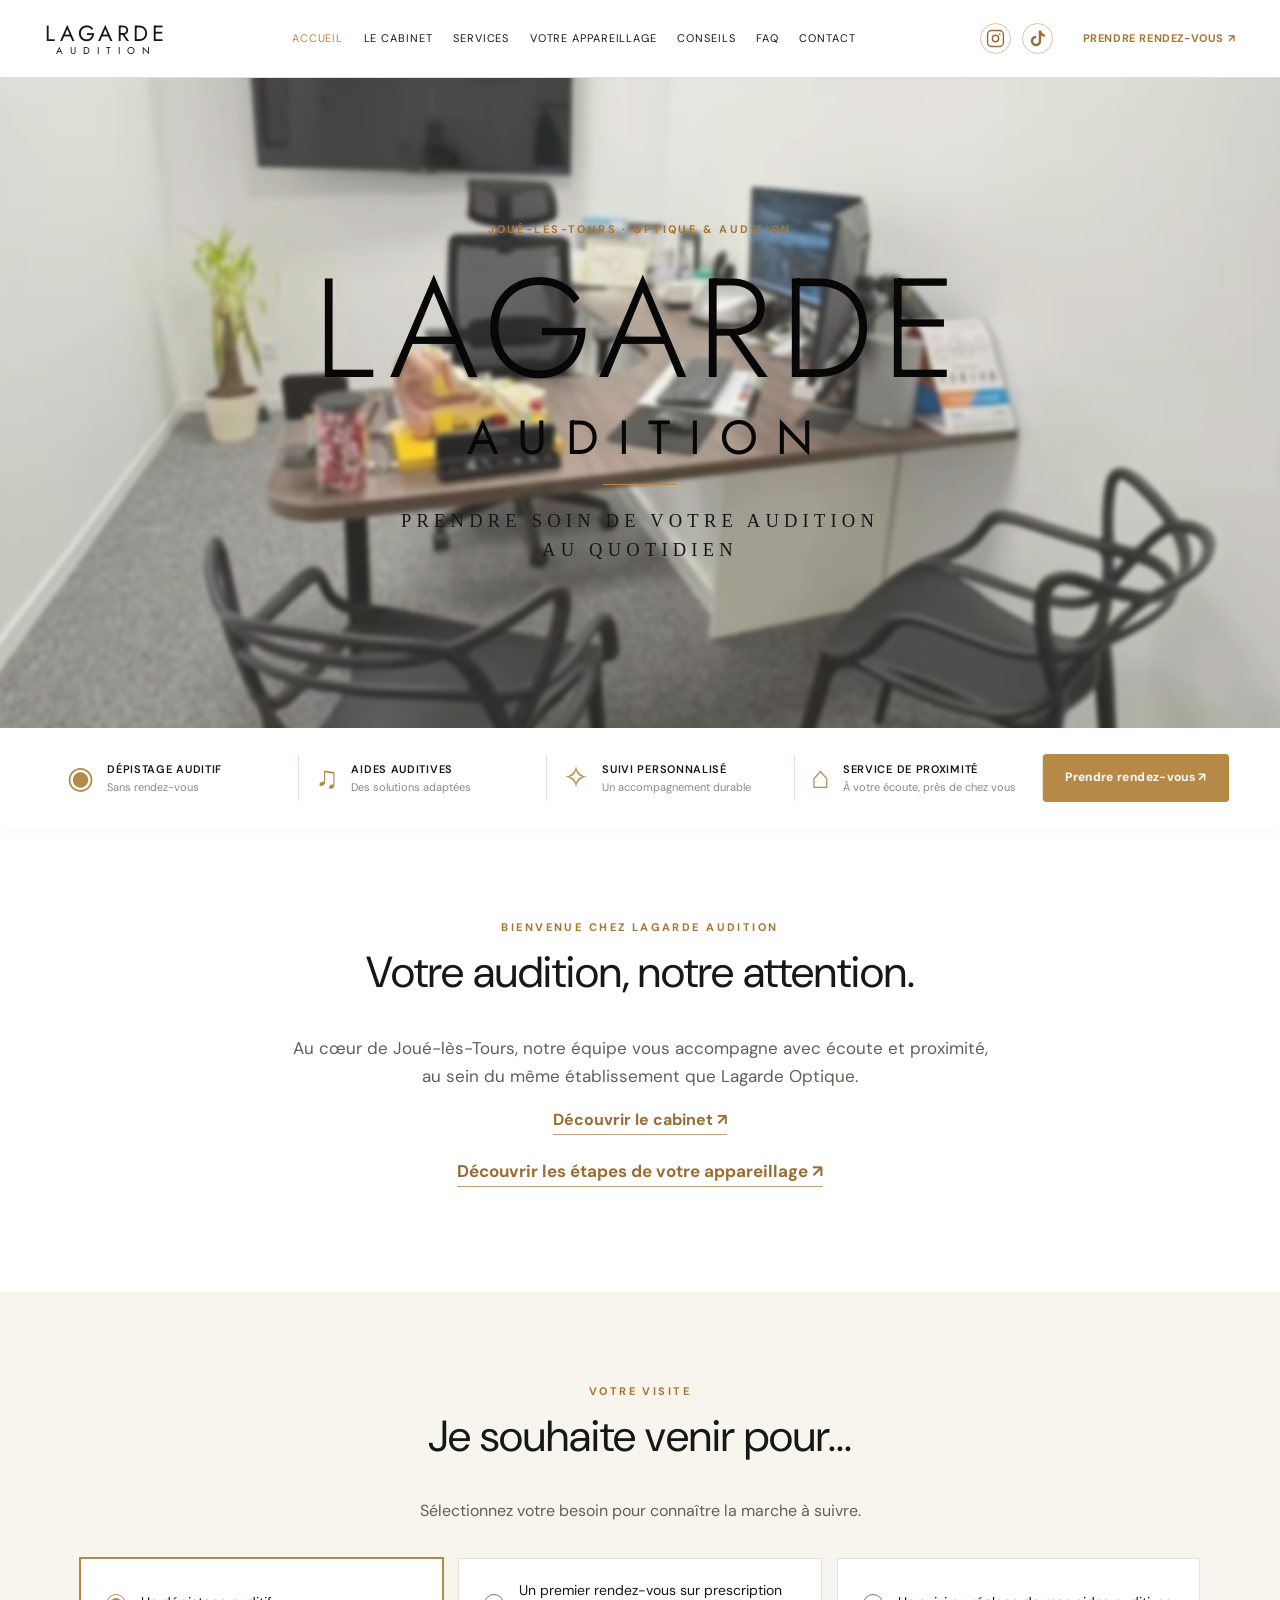
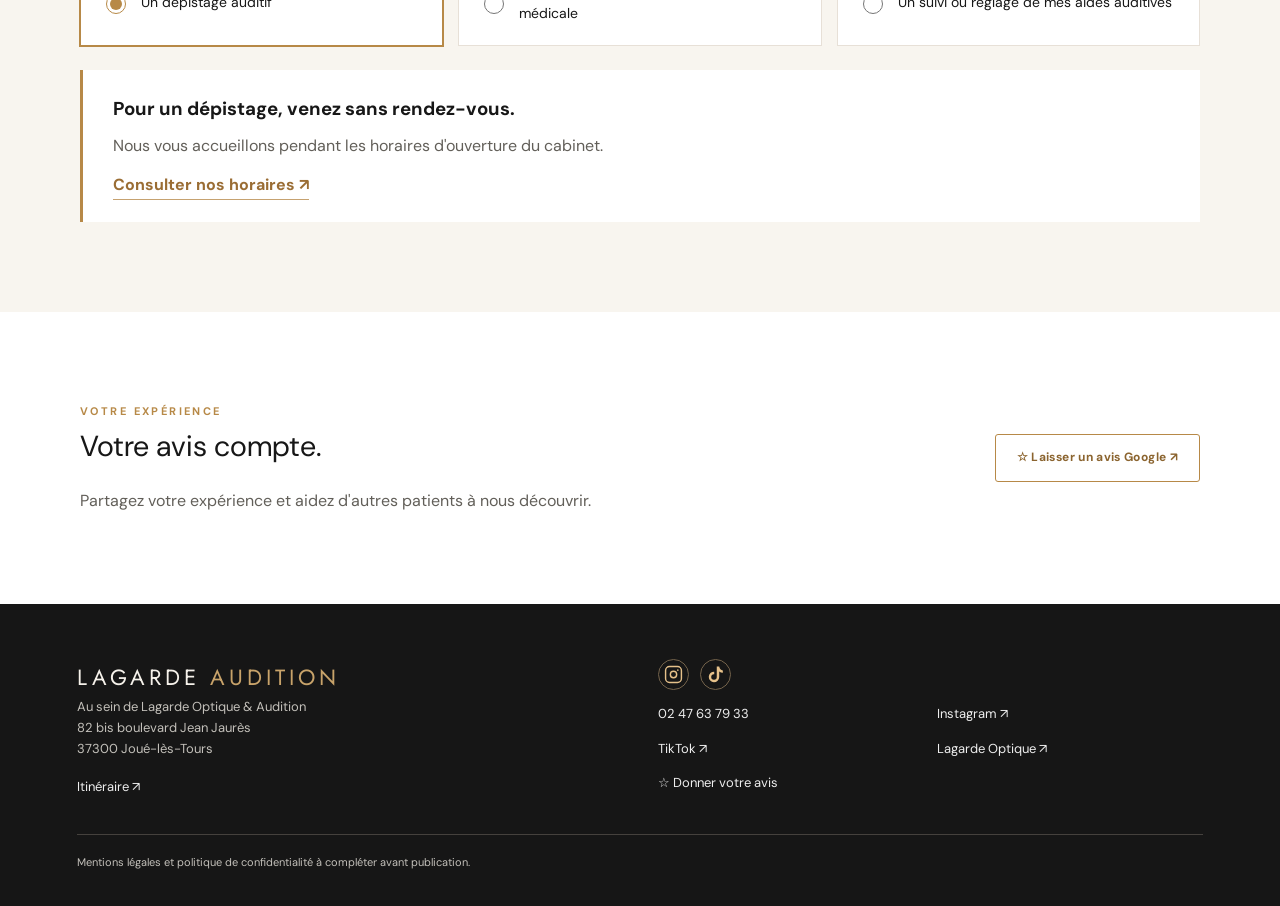
<file: index.html>
<!DOCTYPE html>

<html lang="fr"><head><meta charset="utf-8"/><meta content="width=device-width,initial-scale=1" name="viewport"/><meta content="Lagarde Audition, votre audioprothésiste à Joué-lès-Tours. Dépistage auditif, appareils auditifs et suivi personnalisé. Prenez rendez-vous !" name="description"/><title>Audioprothésiste à Joué-lès-Tours | Lagarde Audition</title><link rel="canonical" href="https://www.lagarde-audition.fr/"/><link href="style.css" rel="stylesheet"/> <script type="application/ld+json"> {   "@context": "https://schema.org",   "@type": "LocalBusiness",   "@id": "https://www.lagarde-audition.fr/#cabinet",   "name": "Lagarde Audition", "priceRange": "950 € - 3480 € par appareil avant remboursement", "image": ["https://www.lagarde-audition.fr/ressources/facade-originale.jpg", "https://www.lagarde-audition.fr/ressources/bureau-original.jpg"],  "url": "https://www.lagarde-audition.fr/",   "description": "Cabinet d'audioprothèse à Joué-lès-Tours, spécialisé dans le dépistage auditif, les appareils auditifs et le suivi personnalisé.",   "telephone": "+33247637933",   "address": {     "@type": "PostalAddress",     "streetAddress": "82 bis boulevard Jean Jaurès",     "postalCode": "37300",     "addressLocality": "Joué-lès-Tours",     "addressRegion": "Centre-Val de Loire",     "addressCountry": "FR"   },   "openingHours": [     "Tu-Fr 10:00-12:00",     "Tu-Fr 14:00-19:00",     "Sa 10:00-12:00",     "Sa 14:00-18:00"   ],   "sameAs": [     "https://www.instagram.com/lagarde.audition/",     "https://www.tiktok.com/@lagarde.audition"   ] } </script><script type="application/ld+json">{"@context":"https://schema.org","@type":"WebSite","name":"Lagarde Audition","url":"https://www.lagarde-audition.fr/"}</script><link rel="icon" type="image/png" href="/assets/favicon.png"/></head><body><header class="header"><a aria-label="Lagarde Audition, accueil" class="wordmark" href="index.html">LAGARDE <small>AUDITION</small></a><button aria-controls="nav" aria-expanded="false" class="menu-toggle" type="button">☰ <span class="sr">Menu</span></button><nav aria-label="Navigation principale" id="nav"><a aria-current="page" href="index.html">Accueil</a><a href="cabinet.html">Le cabinet</a><a href="services.html">Services</a><a href="appareillage.html">Votre appareillage</a><a href="conseils.html">Conseils</a><a href="faq.html">FAQ</a><a href="contact.html">Contact</a></nav><div aria-label="Réseaux sociaux" class="social-icons"><a aria-label="Instagram Lagarde Audition" href="https://www.instagram.com/lagarde.audition/" rel="noopener noreferrer" target="_blank"><svg aria-hidden="true" fill="none" height="19" stroke="currentColor" stroke-linecap="round" stroke-linejoin="round" stroke-width="1.8" viewbox="0 0 24 24" width="19"><rect height="20" rx="5" width="20" x="2" y="2"></rect><circle cx="12" cy="12" r="4"></circle><circle cx="17.5" cy="6.5" fill="currentColor" r="1" stroke="none"></circle></svg></a><a aria-label="TikTok Lagarde Audition" href="https://www.tiktok.com/@lagarde.audition" rel="noopener noreferrer" target="_blank"><svg aria-hidden="true" fill="currentColor" height="19" viewbox="0 0 24 24" width="19"><path d="M16.7 2h-3.1v13.1a3.5 3.5 0 1 1-3.2-3.5V8.5a6.6 6.6 0 1 0 6.3 6.6V8.3c1.3 1 2.9 1.5 4.6 1.6V6.8c-2.5-.2-4.2-1.8-4.6-4.8Z"></path></svg></a></div><a class="gold-link" href="https://www.doctolib.fr/magasin-d-optique-et-centre-auditif/joue-les-tours/lagarde-optique-et-audition" rel="noopener" target="_blank">Prendre rendez-vous ↗</a></header><main><section class="hero"><div class="hero-content"><p class="eyebrow">JOUÉ-LÈS-TOURS · OPTIQUE &amp; AUDITION</p><h1>LAGARDE<span>AUDITION</span></h1><div class="gold-rule"></div><p class="hero-tagline">PRENDRE SOIN DE VOTRE AUDITION<br/>AU QUOTIDIEN</p></div></section><section class="feature-bar"><a class="feature" href="services.html"><span class="feature-icon">◉</span><span><b>Dépistage auditif</b><small>Sans rendez-vous</small></span></a><a class="feature" href="services.html"><span class="feature-icon">♫</span><span><b>Aides auditives</b><small>Des solutions adaptées</small></span></a><a class="feature" href="services.html"><span class="feature-icon">✧</span><span><b>Suivi personnalisé</b><small>Un accompagnement durable</small></span></a><a class="feature" href="cabinet.html"><span class="feature-icon">⌂</span><span><b>Service de proximité</b><small>À votre écoute, près de chez vous</small></span></a><a class="btn gold" href="https://www.doctolib.fr/magasin-d-optique-et-centre-auditif/joue-les-tours/lagarde-optique-et-audition" rel="noopener" target="_blank">Prendre rendez-vous ↗</a></section><section class="section intro"><p class="eyebrow">BIENVENUE CHEZ LAGARDE AUDITION</p><h2>Votre audition, notre attention.</h2><p>Au cœur de Joué-lès-Tours, notre équipe vous accompagne avec écoute et proximité, au sein du même établissement que Lagarde Optique.</p><a class="inline" href="cabinet.html">Découvrir le cabinet ↗</a><p class="home-path"><a class="inline" href="appareillage.html#etapes">Découvrir les étapes de votre appareillage ↗</a></p></section><section class="section appointment" id="rendez-vous"><div class="section-heading"><p class="eyebrow">VOTRE VISITE</p><h2>Je souhaite venir pour…</h2><p>Sélectionnez votre besoin pour connaître la marche à suivre.</p></div><div aria-label="Motif de visite" class="reason-grid" role="radiogroup"><label><input checked="" name="reason" type="radio" value="depistage"/> Un dépistage auditif</label><label><input name="reason" type="radio" value="premier"/> Un premier rendez-vous sur prescription médicale</label><label><input name="reason" type="radio" value="suivi"/> Un suivi ou réglage de mes aides auditives</label></div><div aria-live="polite" class="reason-answer" id="reason-answer"><h3>Pour un dépistage, venez sans rendez-vous.</h3><p>Nous vous accueillons pendant les horaires d'ouverture du cabinet.</p><a class="inline" href="contact.html">Consulter nos horaires ↗</a></div></section><section class="section mini-review"><div><p class="eyebrow">VOTRE EXPÉRIENCE</p><h2>Votre avis compte.</h2><p>Partagez votre expérience et aidez d'autres patients à nous découvrir.</p></div><a class="btn outline" href="contact.html#avis">☆ Laisser un avis Google ↗</a></section></main><footer><div><strong>LAGARDE <span>AUDITION</span></strong><p>Au sein de Lagarde Optique &amp; Audition<br/>82 bis boulevard Jean Jaurès<br/>37300 Joué-lès-Tours</p><a href="https://www.google.com/maps/search/?api=1&amp;query=82+bis+boulevard+Jean+Jaur%C3%A8s+37300+Jou%C3%A9-l%C3%A8s-Tours" rel="noopener" target="_blank">Itinéraire ↗</a></div><div class="foot-links"><div aria-label="Réseaux sociaux" class="social-icons"><a aria-label="Instagram Lagarde Audition" href="https://www.instagram.com/lagarde.audition/" rel="noopener noreferrer" target="_blank"><svg aria-hidden="true" fill="none" height="19" stroke="currentColor" stroke-linecap="round" stroke-linejoin="round" stroke-width="1.8" viewbox="0 0 24 24" width="19"><rect height="20" rx="5" width="20" x="2" y="2"></rect><circle cx="12" cy="12" r="4"></circle><circle cx="17.5" cy="6.5" fill="currentColor" r="1" stroke="none"></circle></svg></a><a aria-label="TikTok Lagarde Audition" href="https://www.tiktok.com/@lagarde.audition" rel="noopener noreferrer" target="_blank"><svg aria-hidden="true" fill="currentColor" height="19" viewbox="0 0 24 24" width="19"><path d="M16.7 2h-3.1v13.1a3.5 3.5 0 1 1-3.2-3.5V8.5a6.6 6.6 0 1 0 6.3 6.6V8.3c1.3 1 2.9 1.5 4.6 1.6V6.8c-2.5-.2-4.2-1.8-4.6-4.8Z"></path></svg></a></div><a href="tel:+33247637933">02 47 63 79 33</a><a href="https://www.instagram.com/lagarde.audition/" rel="noopener" target="_blank">Instagram ↗</a><a href="https://www.tiktok.com/@lagarde.audition" rel="noopener" target="_blank">TikTok ↗</a><a href="https://www.lagarde-optique.fr/" rel="noopener" target="_blank">Lagarde Optique ↗</a><a href="contact.html#avis">☆ Donner votre avis</a></div><p class="legal">Mentions légales et politique de confidentialité à compléter avant publication.</p></footer><script src="script.js" defer></script></body></html>
</file>
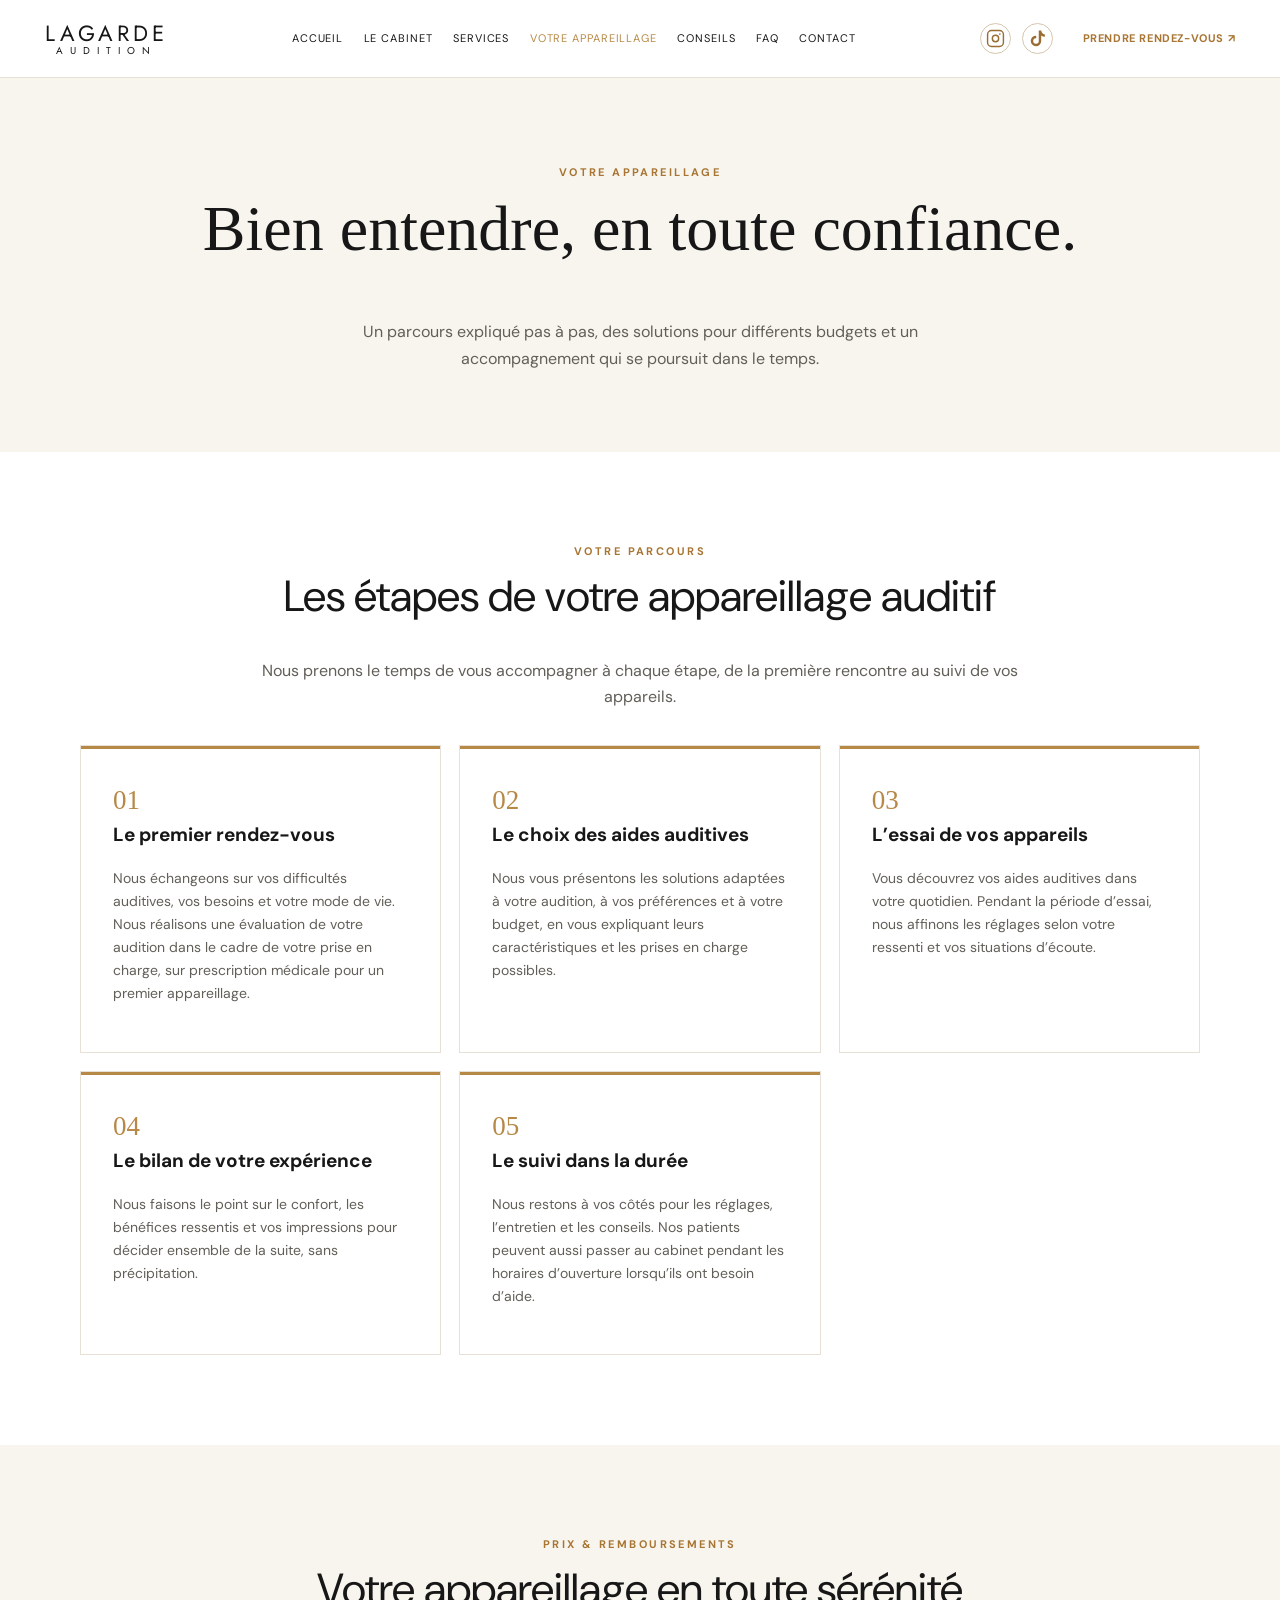
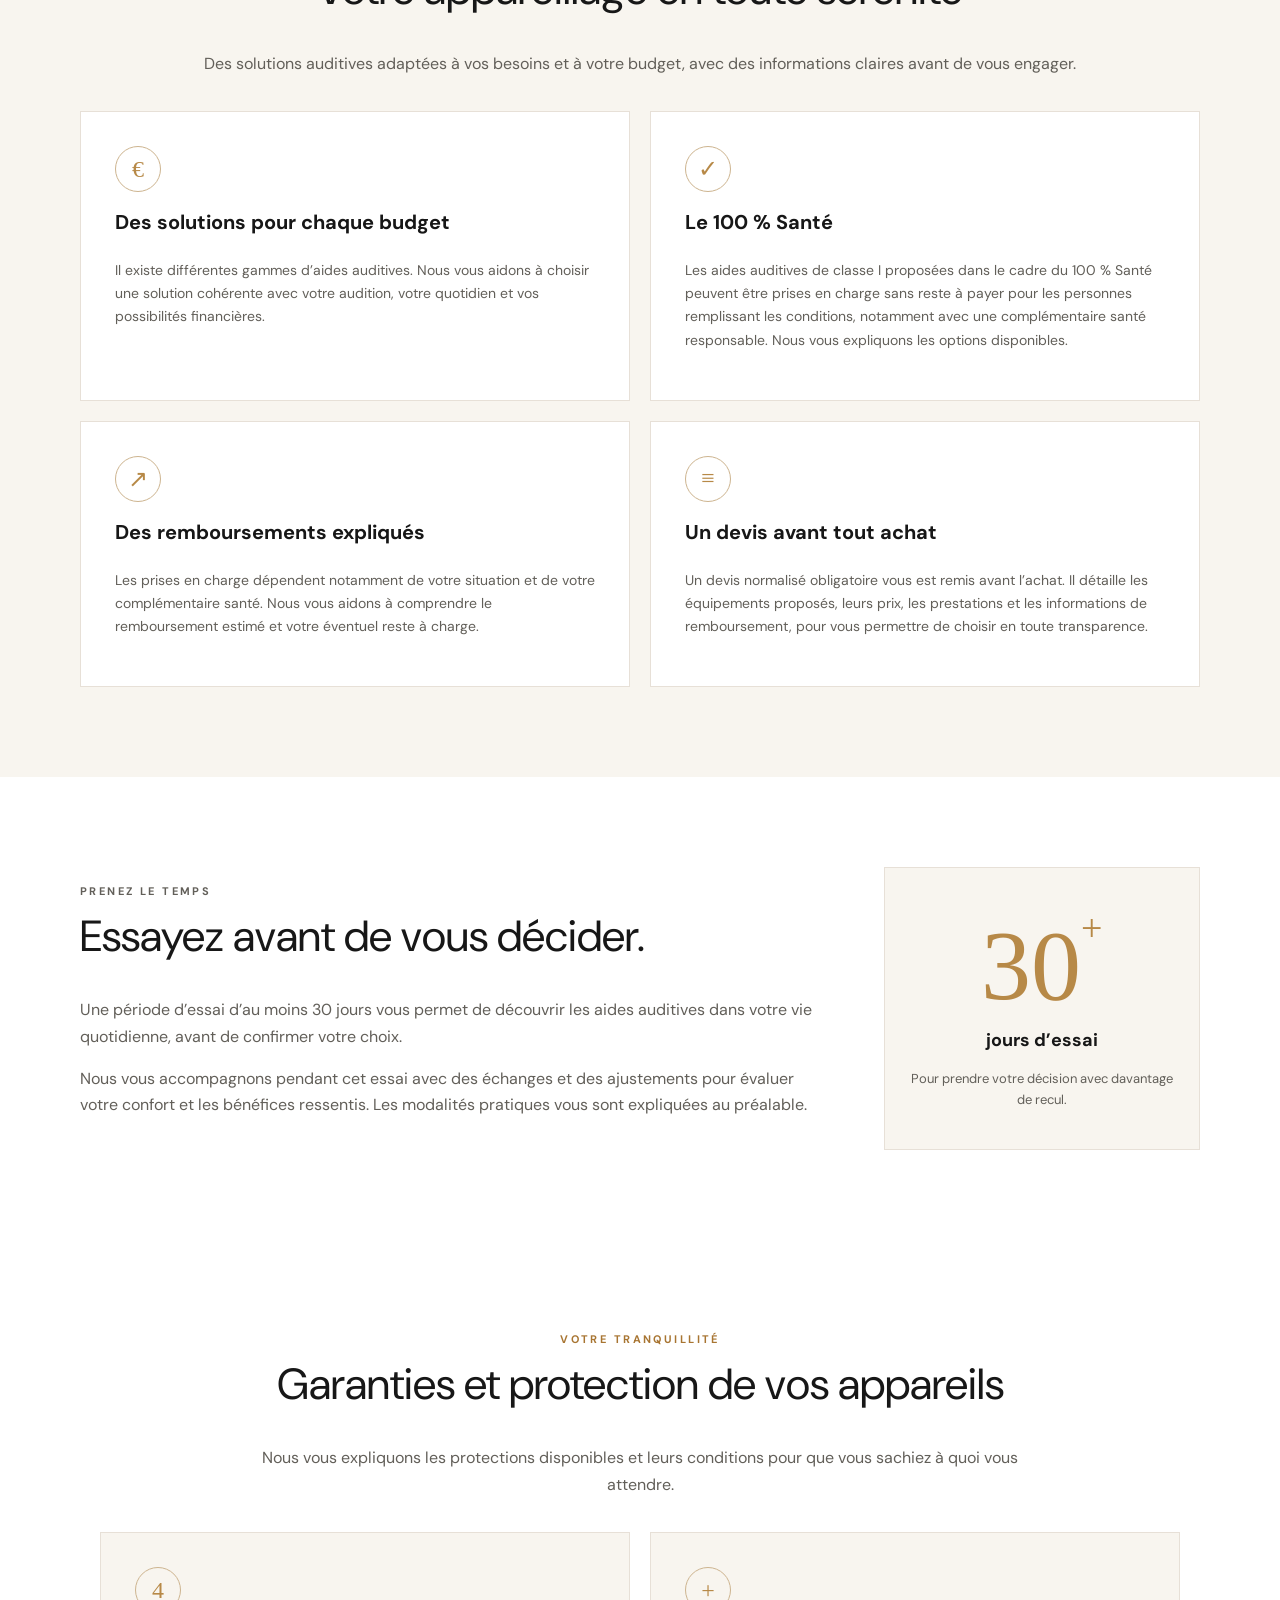
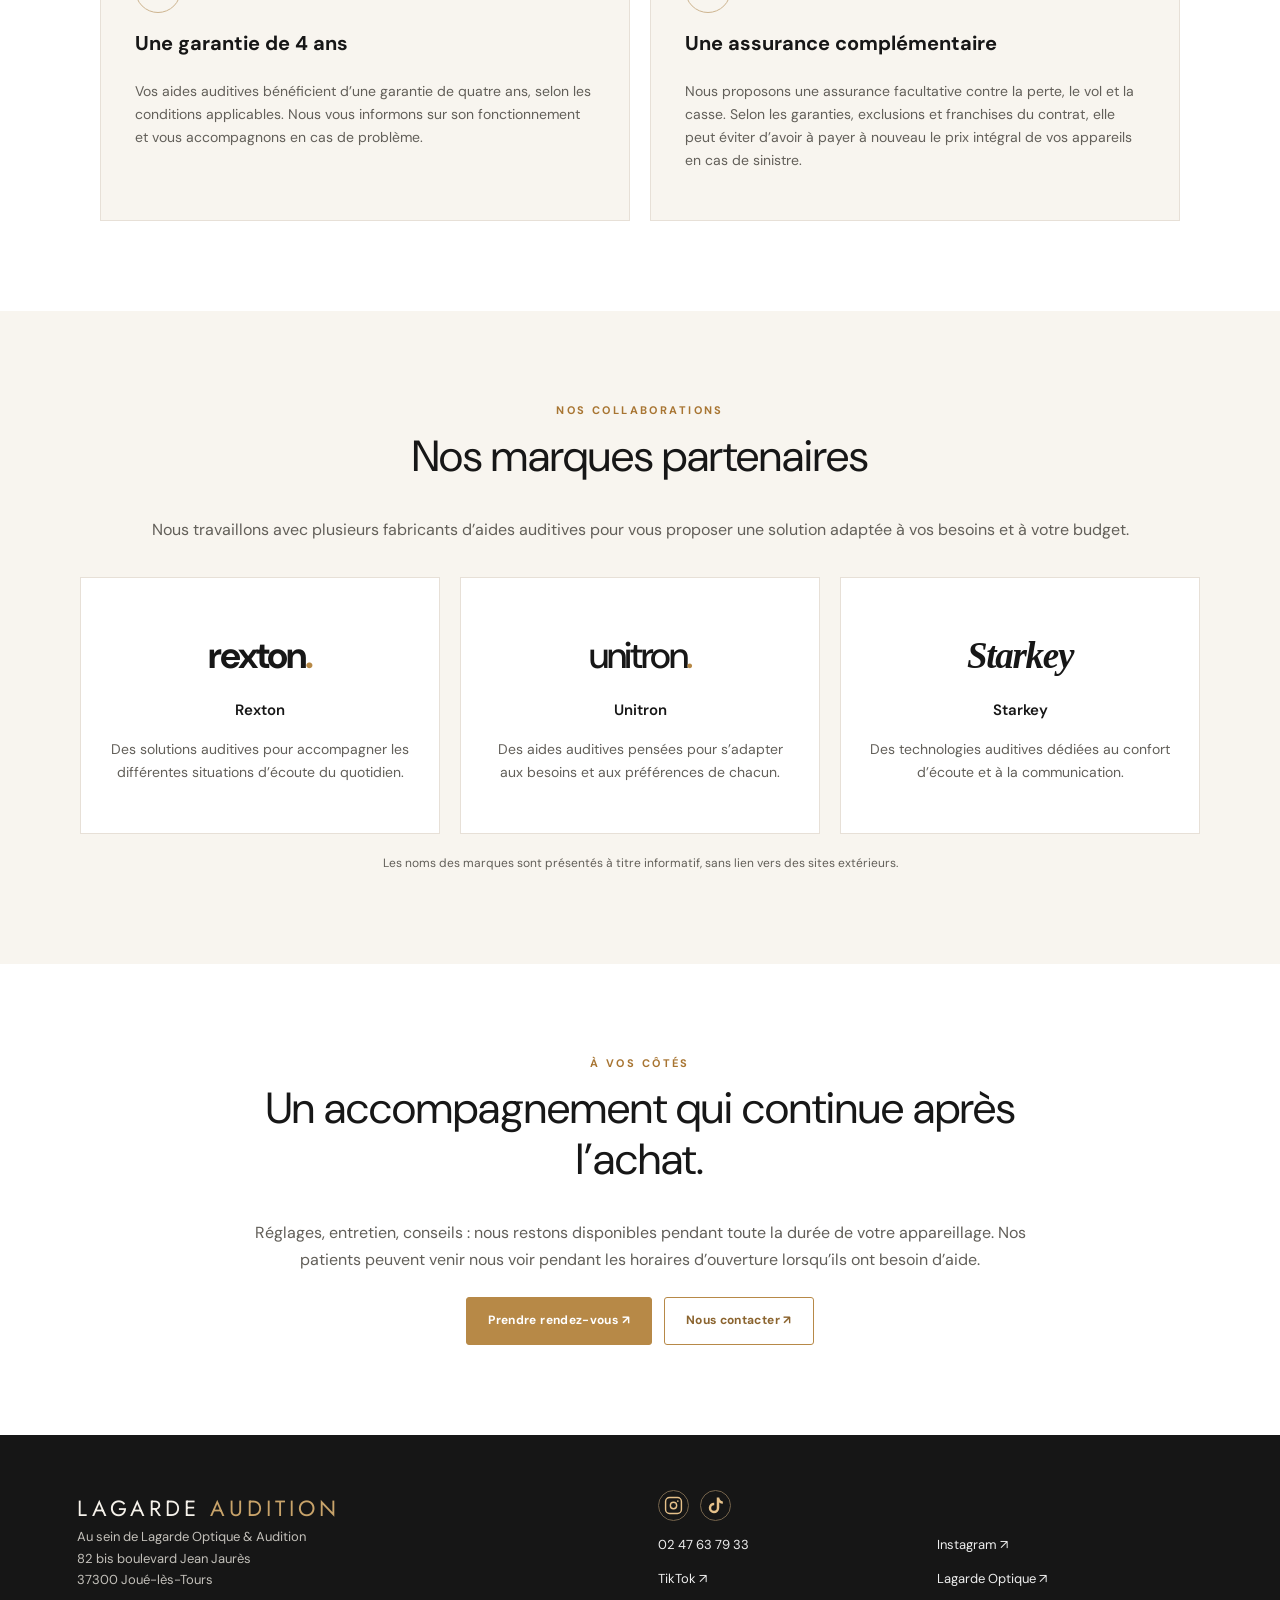
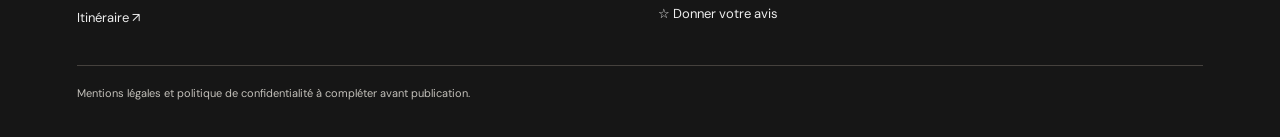
<file: appareillage.html>
<!DOCTYPE html>

<html lang="fr"><head><meta charset="utf-8"/><meta content="width=device-width,initial-scale=1" name="viewport"/><meta content="Appareillage auditif à Joué-lès-Tours : découvrez les étapes, le 100 % Santé, les remboursements, l’essai, les garanties et les marques partenaires chez Lagarde Audition." name="description"/><title>Appareils auditifs à Joué-lès-Tours | Lagarde Audition</title><link href="style.css" rel="stylesheet"/></head><body><header class="header"><a aria-label="Lagarde Audition, accueil" class="wordmark" href="index.html">LAGARDE <small>AUDITION</small></a><button aria-controls="nav" aria-expanded="false" class="menu-toggle" type="button">☰ <span class="sr">Menu</span></button><nav aria-label="Navigation principale" id="nav"><a href="index.html">Accueil</a><a href="cabinet.html">Le cabinet</a><a href="services.html">Services</a><a aria-current="page" href="appareillage.html">Votre appareillage</a><a href="conseils.html">Conseils</a><a href="faq.html">FAQ</a><a href="contact.html">Contact</a></nav><div aria-label="Réseaux sociaux" class="social-icons"><a aria-label="Instagram Lagarde Audition" href="https://www.instagram.com/lagarde.audition/" rel="noopener noreferrer" target="_blank"><svg aria-hidden="true" fill="none" height="19" stroke="currentColor" stroke-linecap="round" stroke-linejoin="round" stroke-width="1.8" viewbox="0 0 24 24" width="19"><rect height="20" rx="5" width="20" x="2" y="2"></rect><circle cx="12" cy="12" r="4"></circle><circle cx="17.5" cy="6.5" fill="currentColor" r="1" stroke="none"></circle></svg></a><a aria-label="TikTok Lagarde Audition" href="https://www.tiktok.com/@lagarde.audition" rel="noopener noreferrer" target="_blank"><svg aria-hidden="true" fill="currentColor" height="19" viewbox="0 0 24 24" width="19"><path d="M16.7 2h-3.1v13.1a3.5 3.5 0 1 1-3.2-3.5V8.5a6.6 6.6 0 1 0 6.3 6.6V8.3c1.3 1 2.9 1.5 4.6 1.6V6.8c-2.5-.2-4.2-1.8-4.6-4.8Z"></path></svg></a></div><a class="gold-link" href="https://www.doctolib.fr/magasin-d-optique-et-centre-auditif/joue-les-tours/lagarde-optique-et-audition" rel="noopener" target="_blank">Prendre rendez-vous ↗</a></header><main><section class="page-title"><p class="eyebrow">VOTRE APPAREILLAGE</p><h1>Bien entendre, en toute confiance.</h1><p>Un parcours expliqué pas à pas, des solutions pour différents budgets et un accompagnement qui se poursuit dans le temps.</p></section>
<section class="section path" id="etapes"><div class="section-heading"><p class="eyebrow">VOTRE PARCOURS</p><h2>Les étapes de votre appareillage auditif</h2><p>Nous prenons le temps de vous accompagner à chaque étape, de la première rencontre au suivi de vos appareils.</p></div><div class="path-grid">
<article><span class="num">01</span><h3>Le premier rendez-vous</h3><p>Nous échangeons sur vos difficultés auditives, vos besoins et votre mode de vie. Nous réalisons une évaluation de votre audition dans le cadre de votre prise en charge, sur prescription médicale pour un premier appareillage.</p></article>
<article><span class="num">02</span><h3>Le choix des aides auditives</h3><p>Nous vous présentons les solutions adaptées à votre audition, à vos préférences et à votre budget, en vous expliquant leurs caractéristiques et les prises en charge possibles.</p></article>
<article><span class="num">03</span><h3>L’essai de vos appareils</h3><p>Vous découvrez vos aides auditives dans votre quotidien. Pendant la période d’essai, nous affinons les réglages selon votre ressenti et vos situations d’écoute.</p></article>
<article><span class="num">04</span><h3>Le bilan de votre expérience</h3><p>Nous faisons le point sur le confort, les bénéfices ressentis et vos impressions pour décider ensemble de la suite, sans précipitation.</p></article>
<article><span class="num">05</span><h3>Le suivi dans la durée</h3><p>Nous restons à vos côtés pour les réglages, l’entretien et les conseils. Nos patients peuvent aussi passer au cabinet pendant les horaires d’ouverture lorsqu’ils ont besoin d’aide.</p></article>
</div></section>
<section class="section finance" id="tarifs"><div class="section-heading"><p class="eyebrow">PRIX &amp; REMBOURSEMENTS</p><h2>Votre appareillage en toute sérénité</h2><p>Des solutions auditives adaptées à vos besoins et à votre budget, avec des informations claires avant de vous engager.</p></div><div class="info-grid">
<article><span aria-hidden="true" class="info-icon">€</span><h3>Des solutions pour chaque budget</h3><p>Il existe différentes gammes d’aides auditives. Nous vous aidons à choisir une solution cohérente avec votre audition, votre quotidien et vos possibilités financières.</p></article>
<article><span aria-hidden="true" class="info-icon">✓</span><h3>Le 100 % Santé</h3><p>Les aides auditives de classe I proposées dans le cadre du 100 % Santé peuvent être prises en charge sans reste à payer pour les personnes remplissant les conditions, notamment avec une complémentaire santé responsable. Nous vous expliquons les options disponibles.</p></article>
<article><span aria-hidden="true" class="info-icon">↗</span><h3>Des remboursements expliqués</h3><p>Les prises en charge dépendent notamment de votre situation et de votre complémentaire santé. Nous vous aidons à comprendre le remboursement estimé et votre éventuel reste à charge.</p></article>
<article><span aria-hidden="true" class="info-icon">≡</span><h3>Un devis avant tout achat</h3><p>Un devis normalisé obligatoire vous est remis avant l’achat. Il détaille les équipements proposés, leurs prix, les prestations et les informations de remboursement, pour vous permettre de choisir en toute transparence.</p></article>
</div></section>
<section class="section trial" id="essai"><div class="trial-layout"><div><p class="eyebrow">PRENEZ LE TEMPS</p><h2>Essayez avant de vous décider.</h2><p>Une période d’essai d’au moins 30 jours vous permet de découvrir les aides auditives dans votre vie quotidienne, avant de confirmer votre choix.</p><p>Nous vous accompagnons pendant cet essai avec des échanges et des ajustements pour évaluer votre confort et les bénéfices ressentis. Les modalités pratiques vous sont expliquées au préalable.</p></div><div class="trial-highlight"><span>30<span class="plus">+</span></span><strong>jours d’essai</strong><p>Pour prendre votre décision avec davantage de recul.</p></div></div></section>
<section class="section guarantees" id="garanties"><div class="section-heading"><p class="eyebrow">VOTRE TRANQUILLITÉ</p><h2>Garanties et protection de vos appareils</h2><p>Nous vous expliquons les protections disponibles et leurs conditions pour que vous sachiez à quoi vous attendre.</p></div><div class="info-grid two"><article><span aria-hidden="true" class="info-icon">4</span><h3>Une garantie de 4 ans</h3><p>Vos aides auditives bénéficient d’une garantie de quatre ans, selon les conditions applicables. Nous vous informons sur son fonctionnement et vous accompagnons en cas de problème.</p></article><article><span aria-hidden="true" class="info-icon">+</span><h3>Une assurance complémentaire</h3><p>Nous proposons une assurance facultative contre la perte, le vol et la casse. Selon les garanties, exclusions et franchises du contrat, elle peut éviter d’avoir à payer à nouveau le prix intégral de vos appareils en cas de sinistre.</p></article></div></section>
<section class="section brands" id="marques"><div class="section-heading"><p class="eyebrow">NOS COLLABORATIONS</p><h2>Nos marques partenaires</h2><p>Nous travaillons avec plusieurs fabricants d’aides auditives pour vous proposer une solution adaptée à vos besoins et à votre budget.</p></div><div class="brand-grid"><article><div class="brand-wordmark rexton">rexton<span class="brand-dot">.</span></div><h3>Rexton</h3><p>Des solutions auditives pour accompagner les différentes situations d’écoute du quotidien.</p></article><article><div class="brand-wordmark unitron">unitron<span class="brand-dot">.</span></div><h3>Unitron</h3><p>Des aides auditives pensées pour s’adapter aux besoins et aux préférences de chacun.</p></article><article><div class="brand-wordmark starkey">Starkey</div><h3>Starkey</h3><p>Des technologies auditives dédiées au confort d’écoute et à la communication.</p></article></div><p class="brand-note">Les noms des marques sont présentés à titre informatif, sans lien vers des sites extérieurs.</p></section>
<section class="section closing"><p class="eyebrow">À VOS CÔTÉS</p><h2>Un accompagnement qui continue après l’achat.</h2><p>Réglages, entretien, conseils : nous restons disponibles pendant toute la durée de votre appareillage. Nos patients peuvent venir nous voir pendant les horaires d’ouverture lorsqu’ils ont besoin d’aide.</p><div class="actions"><a class="btn gold" href="https://www.doctolib.fr/magasin-d-optique-et-centre-auditif/joue-les-tours/lagarde-optique-et-audition" rel="noopener noreferrer" target="_blank">Prendre rendez-vous ↗</a><a class="btn outline" href="contact.html">Nous contacter ↗</a></div></section></main><footer><div><strong>LAGARDE <span>AUDITION</span></strong><p>Au sein de Lagarde Optique &amp; Audition<br/>82 bis boulevard Jean Jaurès<br/>37300 Joué-lès-Tours</p><a href="https://www.google.com/maps/search/?api=1&amp;query=82+bis+boulevard+Jean+Jaur%C3%A8s+37300+Jou%C3%A9-l%C3%A8s-Tours" rel="noopener" target="_blank">Itinéraire ↗</a></div><div class="foot-links"><div aria-label="Réseaux sociaux" class="social-icons"><a aria-label="Instagram Lagarde Audition" href="https://www.instagram.com/lagarde.audition/" rel="noopener noreferrer" target="_blank"><svg aria-hidden="true" fill="none" height="19" stroke="currentColor" stroke-linecap="round" stroke-linejoin="round" stroke-width="1.8" viewbox="0 0 24 24" width="19"><rect height="20" rx="5" width="20" x="2" y="2"></rect><circle cx="12" cy="12" r="4"></circle><circle cx="17.5" cy="6.5" fill="currentColor" r="1" stroke="none"></circle></svg></a><a aria-label="TikTok Lagarde Audition" href="https://www.tiktok.com/@lagarde.audition" rel="noopener noreferrer" target="_blank"><svg aria-hidden="true" fill="currentColor" height="19" viewbox="0 0 24 24" width="19"><path d="M16.7 2h-3.1v13.1a3.5 3.5 0 1 1-3.2-3.5V8.5a6.6 6.6 0 1 0 6.3 6.6V8.3c1.3 1 2.9 1.5 4.6 1.6V6.8c-2.5-.2-4.2-1.8-4.6-4.8Z"></path></svg></a></div><a href="tel:+33247637933">02 47 63 79 33</a><a href="https://www.instagram.com/lagarde.audition/" rel="noopener" target="_blank">Instagram ↗</a><a href="https://www.tiktok.com/@lagarde.audition" rel="noopener" target="_blank">TikTok ↗</a><a href="https://www.lagarde-optique.fr/" rel="noopener" target="_blank">Lagarde Optique ↗</a><a href="contact.html#avis">☆ Donner votre avis</a></div><p class="legal">Mentions légales et politique de confidentialité à compléter avant publication.</p></footer><script src="script.js"></script></body></html>
</file>
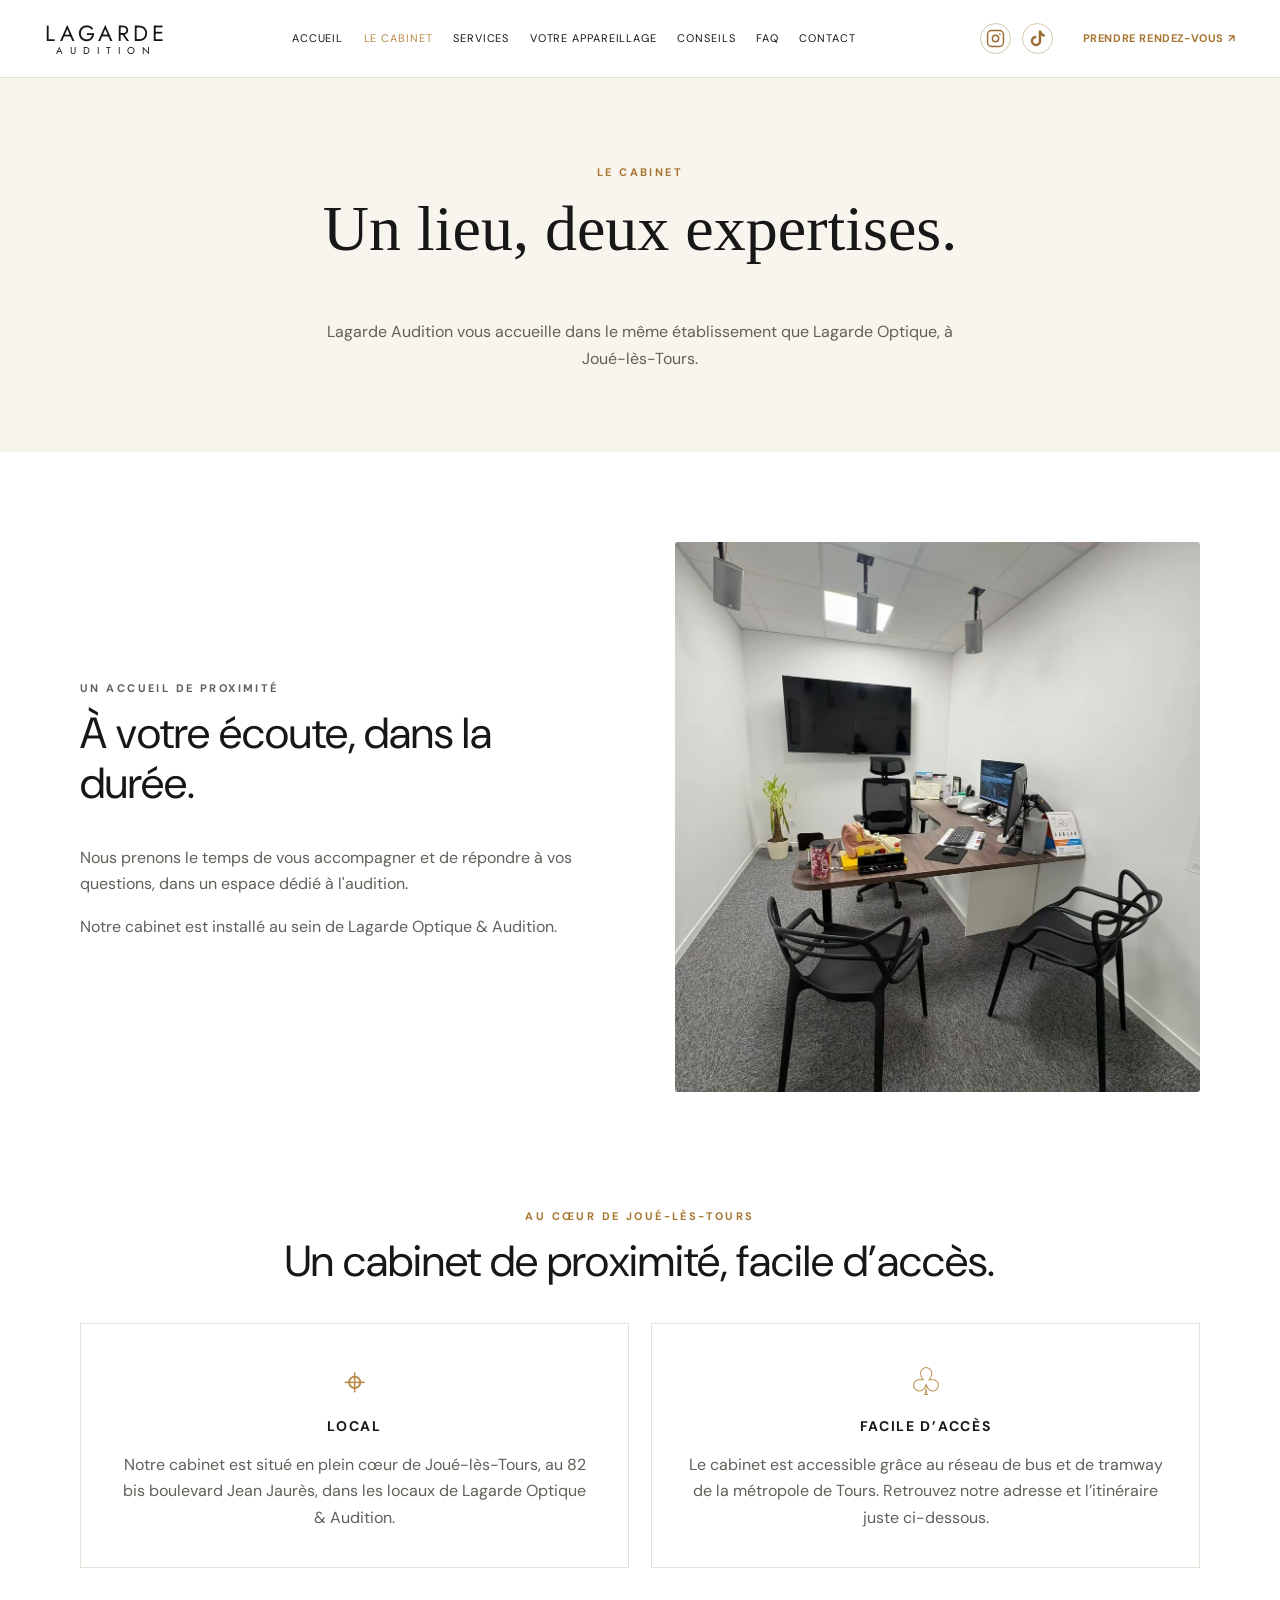
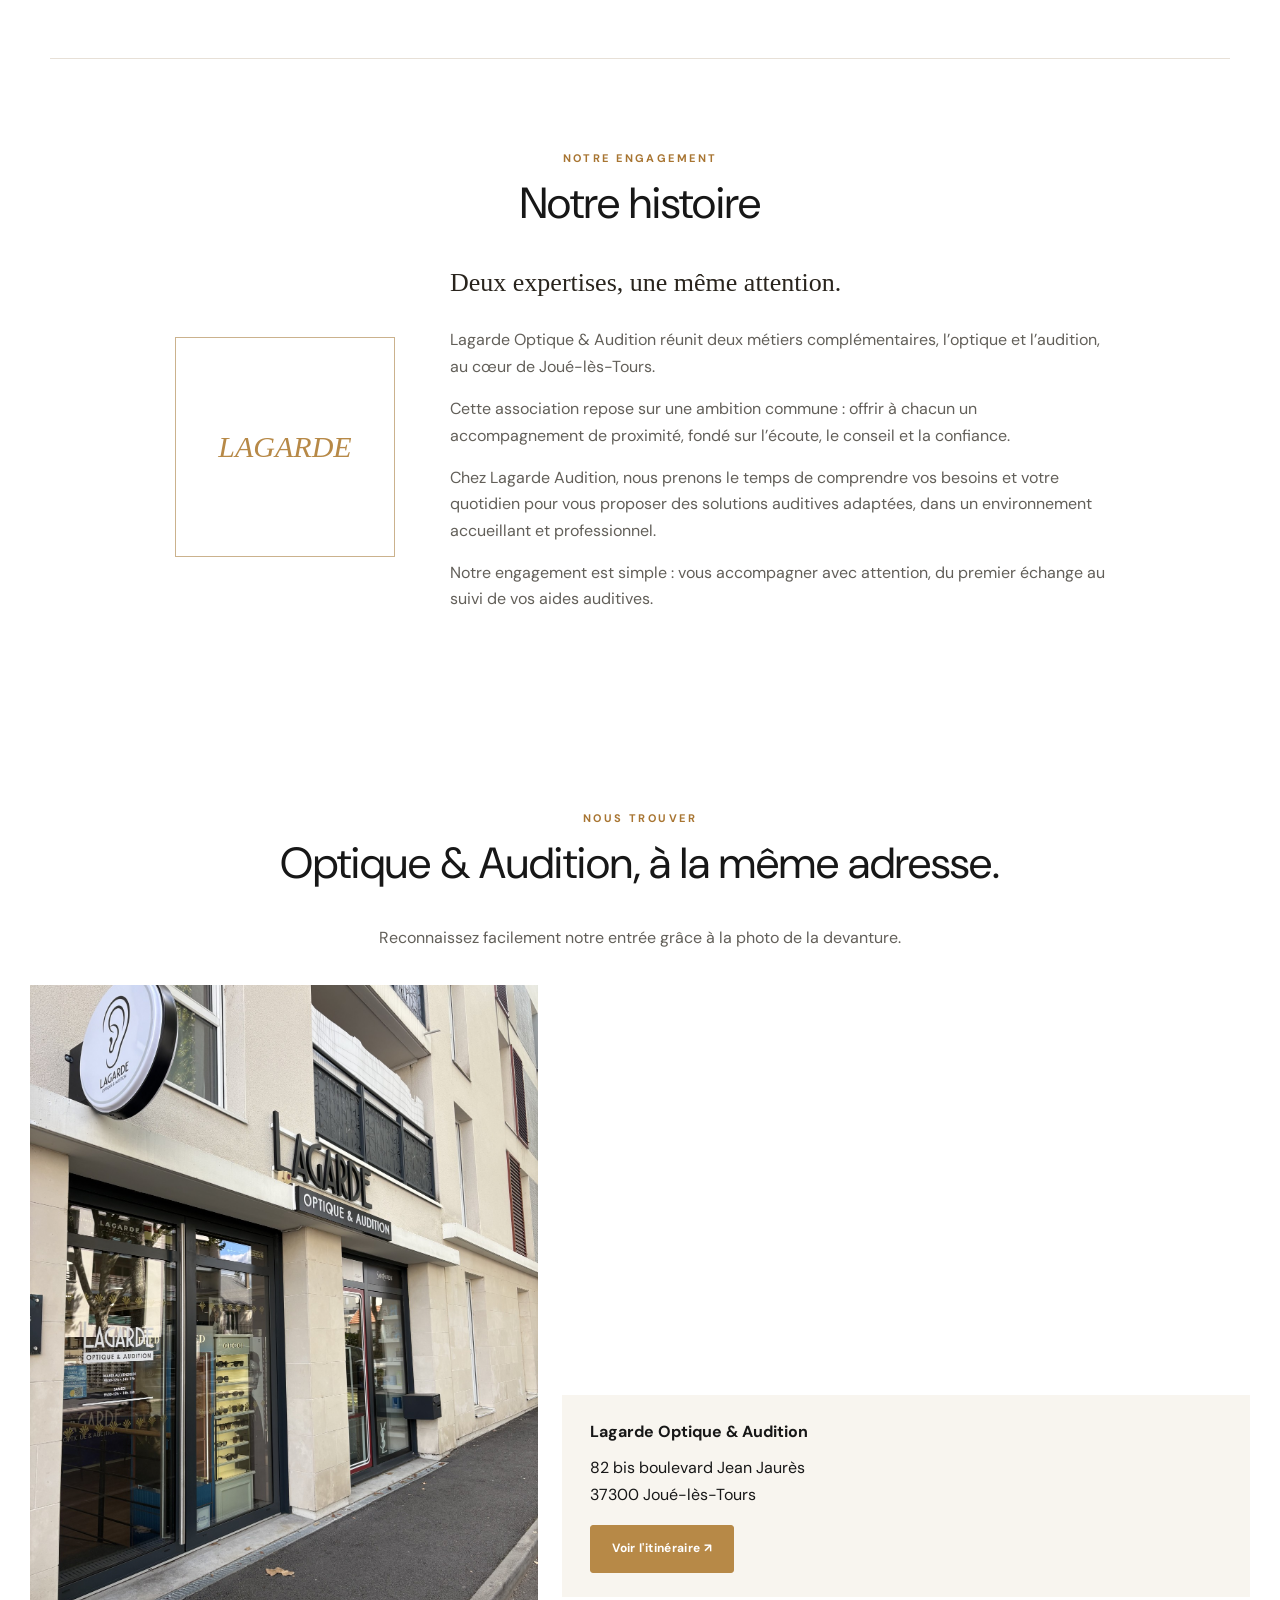
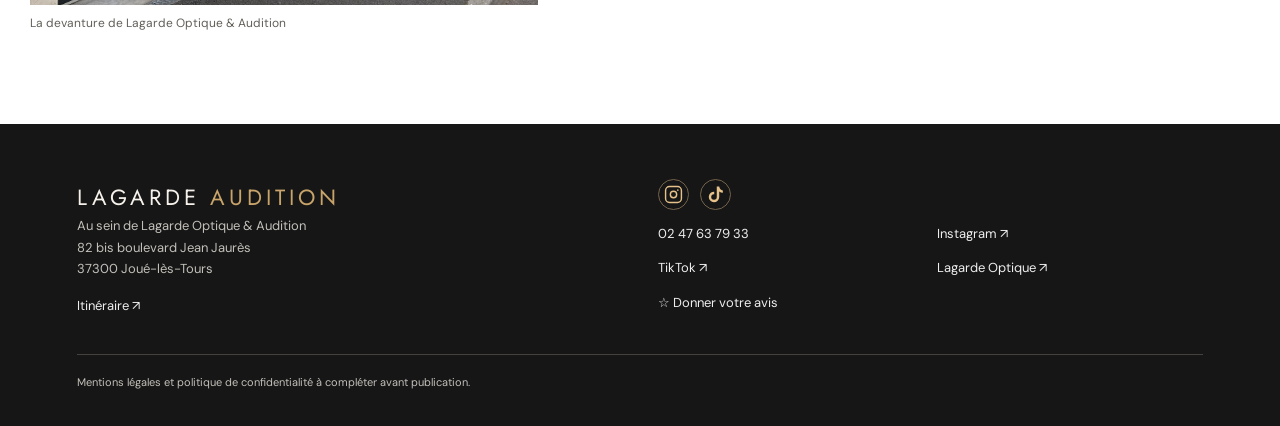
<file: cabinet.html>
<!DOCTYPE html>

<html lang="fr"><head><meta charset="utf-8"/><meta content="width=device-width,initial-scale=1" name="viewport"/><meta content="Découvrez Lagarde Audition, votre cabinet auditif à Joué-lès-Tours. Une équipe à votre écoute, des conseils personnalisés et un accompagnement de proximité." name="description"/><title>Notre cabinet auditif à Joué-lès-Tours | Lagarde Audition</title><link href="style.css" rel="stylesheet"/></head><body><header class="header"><a aria-label="Lagarde Audition, accueil" class="wordmark" href="index.html">LAGARDE <small>AUDITION</small></a><button aria-controls="nav" aria-expanded="false" class="menu-toggle" type="button">☰ <span class="sr">Menu</span></button><nav aria-label="Navigation principale" id="nav"><a href="index.html">Accueil</a><a aria-current="page" href="cabinet.html">Le cabinet</a><a href="services.html">Services</a><a href="appareillage.html">Votre appareillage</a><a href="conseils.html">Conseils</a><a href="faq.html">FAQ</a><a href="contact.html">Contact</a></nav><div aria-label="Réseaux sociaux" class="social-icons"><a aria-label="Instagram Lagarde Audition" href="https://www.instagram.com/lagarde.audition/" rel="noopener noreferrer" target="_blank"><svg aria-hidden="true" fill="none" height="19" stroke="currentColor" stroke-linecap="round" stroke-linejoin="round" stroke-width="1.8" viewbox="0 0 24 24" width="19"><rect height="20" rx="5" width="20" x="2" y="2"></rect><circle cx="12" cy="12" r="4"></circle><circle cx="17.5" cy="6.5" fill="currentColor" r="1" stroke="none"></circle></svg></a><a aria-label="TikTok Lagarde Audition" href="https://www.tiktok.com/@lagarde.audition" rel="noopener noreferrer" target="_blank"><svg aria-hidden="true" fill="currentColor" height="19" viewbox="0 0 24 24" width="19"><path d="M16.7 2h-3.1v13.1a3.5 3.5 0 1 1-3.2-3.5V8.5a6.6 6.6 0 1 0 6.3 6.6V8.3c1.3 1 2.9 1.5 4.6 1.6V6.8c-2.5-.2-4.2-1.8-4.6-4.8Z"></path></svg></a></div><a class="gold-link" href="https://www.doctolib.fr/magasin-d-optique-et-centre-auditif/joue-les-tours/lagarde-optique-et-audition" rel="noopener" target="_blank">Prendre rendez-vous ↗</a></header><main><section class="page-title"><p class="eyebrow">LE CABINET</p><h1>Un lieu, deux expertises.</h1><p>Lagarde Audition vous accueille dans le même établissement que Lagarde Optique, à Joué-lès-Tours.</p></section><section class="section split"><div><p class="eyebrow">UN ACCUEIL DE PROXIMITÉ</p><h2>À votre écoute, dans la durée.</h2><p>Nous prenons le temps de vous accompagner et de répondre à vos questions, dans un espace dédié à l'audition.</p><p>Notre cabinet est installé au sein de Lagarde Optique &amp; Audition.</p></div><img alt="Photo authentique du bureau de consultation Lagarde Audition" class="rounded" loading="lazy" src="assets/bureau-original.jpg"/></section><section class="section access"><div class="section-heading"><p class="eyebrow">AU CŒUR DE JOUÉ-LÈS-TOURS</p><h2>Un cabinet de proximité, facile d’accès.</h2></div><div class="access-grid"><article><div aria-hidden="true" class="access-icon">⌖</div><h3>Local</h3><p>Notre cabinet est situé en plein cœur de Joué-lès-Tours, au 82 bis boulevard Jean Jaurès, dans les locaux de Lagarde Optique &amp; Audition.</p></article><article><div aria-hidden="true" class="access-icon">♧</div><h3>Facile d’accès</h3><p>Le cabinet est accessible grâce au réseau de bus et de tramway de la métropole de Tours. Retrouvez notre adresse et l’itinéraire juste ci-dessous.</p></article></div></section><section class="section story" id="notre-histoire"><div class="section-heading"><p class="eyebrow">NOTRE ENGAGEMENT</p><h2>Notre histoire</h2></div><div class="story-inner"><span aria-hidden="true" class="story-mark">LAGARDE</span><div><p class="story-lead">Deux expertises, une même attention.</p><p>Lagarde Optique &amp; Audition réunit deux métiers complémentaires, l’optique et l’audition, au cœur de Joué-lès-Tours.</p><p>Cette association repose sur une ambition commune : offrir à chacun un accompagnement de proximité, fondé sur l’écoute, le conseil et la confiance.</p><p>Chez Lagarde Audition, nous prenons le temps de comprendre vos besoins et votre quotidien pour vous proposer des solutions auditives adaptées, dans un environnement accueillant et professionnel.</p><p>Notre engagement est simple : vous accompagner avec attention, du premier échange au suivi de vos aides auditives.</p></div></div></section><section class="section location"><div class="section-heading"><p class="eyebrow">NOUS TROUVER</p><h2>Optique &amp; Audition, à la même adresse.</h2><p>Reconnaissez facilement notre entrée grâce à la photo de la devanture.</p></div><div class="location-grid"><figure><img alt="Façade et entrée de Lagarde Optique &amp; Audition à Joué-lès-Tours" loading="lazy" src="assets/facade-originale.jpg"/><figcaption>La devanture de Lagarde Optique &amp; Audition</figcaption></figure><div class="map-side"><iframe allowfullscreen="" loading="lazy" referrerpolicy="no-referrer-when-downgrade" src="https://www.google.com/maps?q=82%20bis%20boulevard%20Jean%20Jaur%C3%A8s%2C%2037300%20Jou%C3%A9-l%C3%A8s-Tours&amp;output=embed" title="Carte Google Maps de Lagarde Optique et Audition"></iframe><div class="address"><strong>Lagarde Optique &amp; Audition</strong><p>82 bis boulevard Jean Jaurès<br/>37300 Joué-lès-Tours</p><a class="btn gold" href="https://www.google.com/maps/search/?api=1&amp;query=82+bis+boulevard+Jean+Jaur%C3%A8s+37300+Jou%C3%A9-l%C3%A8s-Tours" rel="noopener" target="_blank">Voir l'itinéraire ↗</a></div></div></div></section></main><footer><div><strong>LAGARDE <span>AUDITION</span></strong><p>Au sein de Lagarde Optique &amp; Audition<br/>82 bis boulevard Jean Jaurès<br/>37300 Joué-lès-Tours</p><a href="https://www.google.com/maps/search/?api=1&amp;query=82+bis+boulevard+Jean+Jaur%C3%A8s+37300+Jou%C3%A9-l%C3%A8s-Tours" rel="noopener" target="_blank">Itinéraire ↗</a></div><div class="foot-links"><div aria-label="Réseaux sociaux" class="social-icons"><a aria-label="Instagram Lagarde Audition" href="https://www.instagram.com/lagarde.audition/" rel="noopener noreferrer" target="_blank"><svg aria-hidden="true" fill="none" height="19" stroke="currentColor" stroke-linecap="round" stroke-linejoin="round" stroke-width="1.8" viewbox="0 0 24 24" width="19"><rect height="20" rx="5" width="20" x="2" y="2"></rect><circle cx="12" cy="12" r="4"></circle><circle cx="17.5" cy="6.5" fill="currentColor" r="1" stroke="none"></circle></svg></a><a aria-label="TikTok Lagarde Audition" href="https://www.tiktok.com/@lagarde.audition" rel="noopener noreferrer" target="_blank"><svg aria-hidden="true" fill="currentColor" height="19" viewbox="0 0 24 24" width="19"><path d="M16.7 2h-3.1v13.1a3.5 3.5 0 1 1-3.2-3.5V8.5a6.6 6.6 0 1 0 6.3 6.6V8.3c1.3 1 2.9 1.5 4.6 1.6V6.8c-2.5-.2-4.2-1.8-4.6-4.8Z"></path></svg></a></div><a href="tel:+33247637933">02 47 63 79 33</a><a href="https://www.instagram.com/lagarde.audition/" rel="noopener" target="_blank">Instagram ↗</a><a href="https://www.tiktok.com/@lagarde.audition" rel="noopener" target="_blank">TikTok ↗</a><a href="https://www.lagarde-optique.fr/" rel="noopener" target="_blank">Lagarde Optique ↗</a><a href="contact.html#avis">☆ Donner votre avis</a></div><p class="legal">Mentions légales et politique de confidentialité à compléter avant publication.</p></footer><script src="script.js"></script></body></html>
</file>
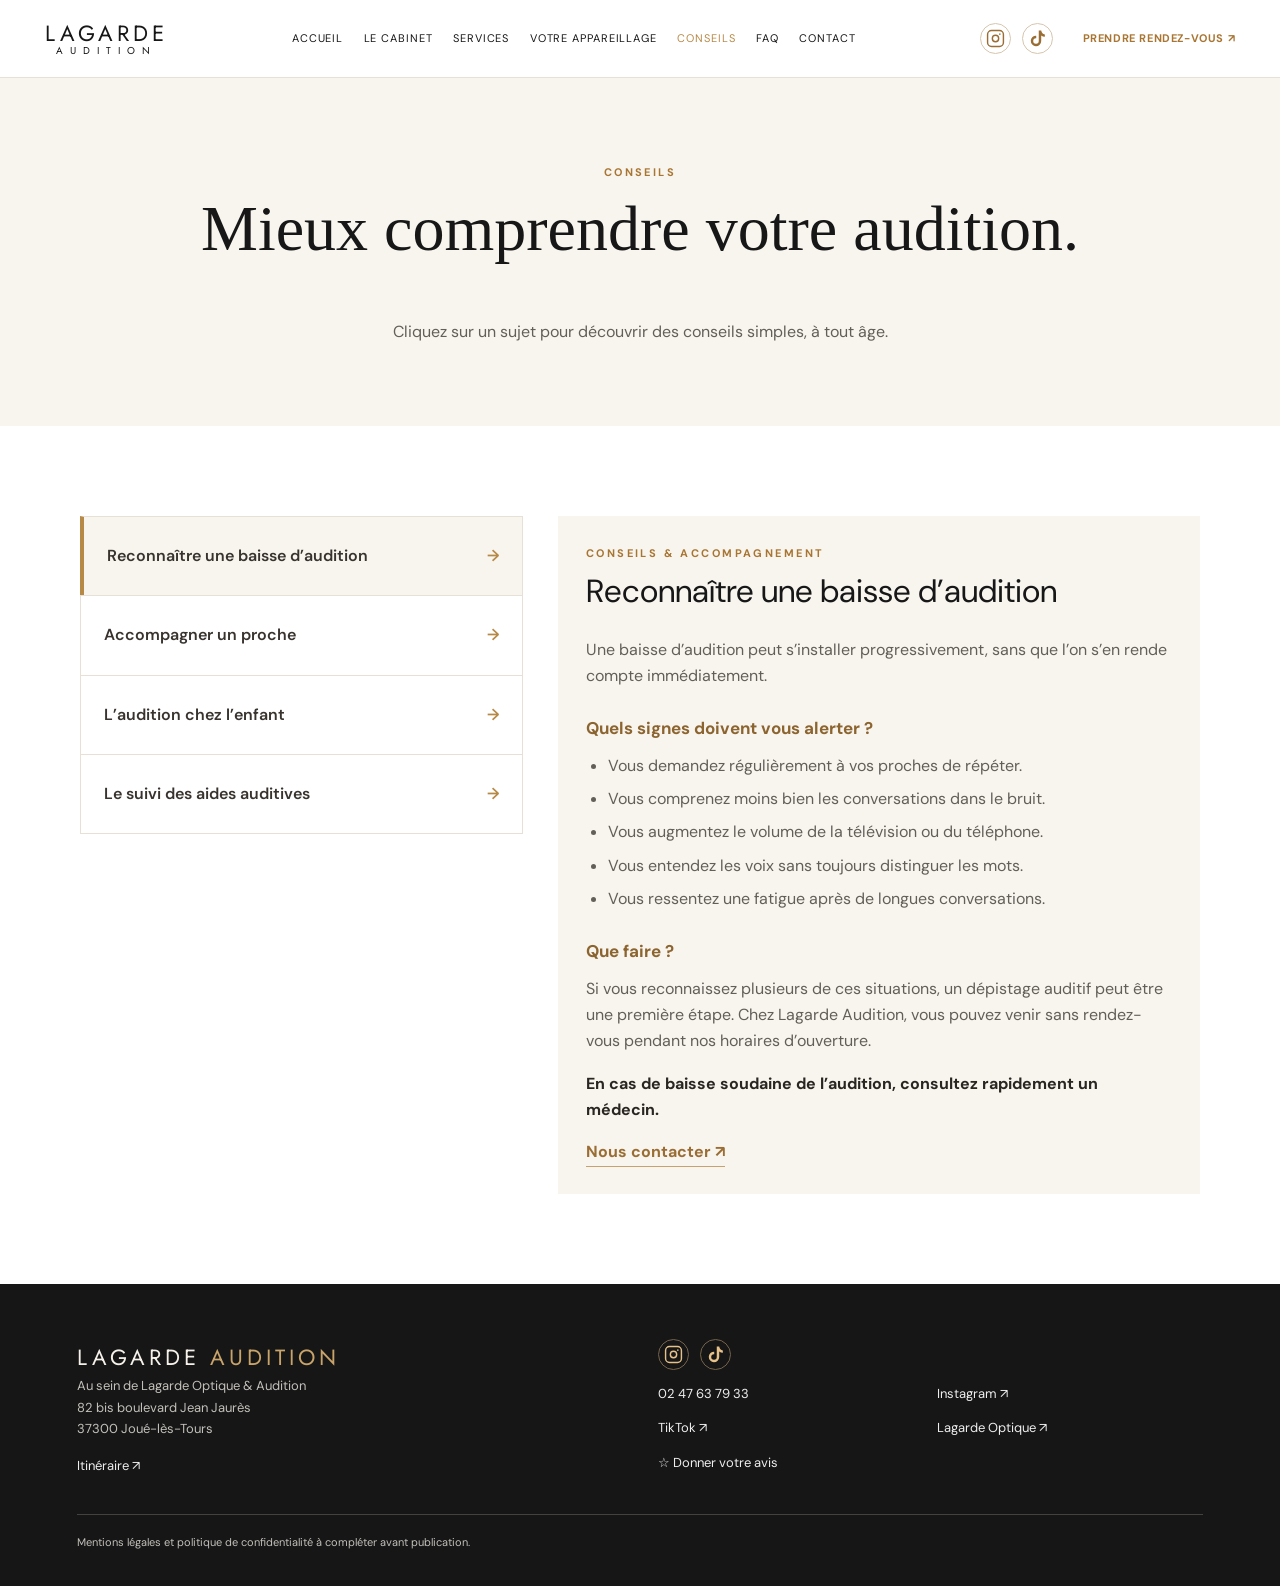
<file: conseils.html>
<!DOCTYPE html>
<html lang="fr"><head><meta charset="utf-8"/><meta content="width=device-width,initial-scale=1" name="viewport"/><meta content="Conseils auditifs à Joué-lès-Tours : découvrez nos conseils pour prendre soin de votre audition, entretenir vos appareils auditifs et mieux entendre au quotidien." name="description"/><title>Conseils auditifs à Joué-lès-Tours | Lagarde Audition</title><link href="style.css" rel="stylesheet"/></head><body><header class="header"><a aria-label="Lagarde Audition, accueil" class="wordmark" href="index.html">LAGARDE <small>AUDITION</small></a><button aria-controls="nav" aria-expanded="false" class="menu-toggle" type="button">☰ <span class="sr">Menu</span></button><nav aria-label="Navigation principale" id="nav"><a href="index.html">Accueil</a><a href="cabinet.html">Le cabinet</a><a href="services.html">Services</a><a href="appareillage.html">Votre appareillage</a><a aria-current="page" href="conseils.html">Conseils</a><a href="faq.html">FAQ</a><a href="contact.html">Contact</a></nav><div aria-label="Réseaux sociaux" class="social-icons"><a aria-label="Instagram Lagarde Audition" href="https://www.instagram.com/lagarde.audition/" rel="noopener noreferrer" target="_blank"><svg aria-hidden="true" fill="none" height="19" stroke="currentColor" stroke-linecap="round" stroke-linejoin="round" stroke-width="1.8" viewbox="0 0 24 24" width="19"><rect height="20" rx="5" width="20" x="2" y="2"></rect><circle cx="12" cy="12" r="4"></circle><circle cx="17.5" cy="6.5" fill="currentColor" r="1" stroke="none"></circle></svg></a><a aria-label="TikTok Lagarde Audition" href="https://www.tiktok.com/@lagarde.audition" rel="noopener noreferrer" target="_blank"><svg aria-hidden="true" fill="currentColor" height="19" viewbox="0 0 24 24" width="19"><path d="M16.7 2h-3.1v13.1a3.5 3.5 0 1 1-3.2-3.5V8.5a6.6 6.6 0 1 0 6.3 6.6V8.3c1.3 1 2.9 1.5 4.6 1.6V6.8c-2.5-.2-4.2-1.8-4.6-4.8Z"></path></svg></a></div><a class="gold-link" href="https://www.doctolib.fr/magasin-d-optique-et-centre-auditif/joue-les-tours/lagarde-optique-et-audition" rel="noopener" target="_blank">Prendre rendez-vous ↗</a></header><main><section class="page-title"><p class="eyebrow">CONSEILS</p><h1>Mieux comprendre votre audition.</h1><p>Cliquez sur un sujet pour découvrir des conseils simples, à tout âge.</p></section><section class="section advice"><div aria-label="Sujets de conseils" class="advice-tabs" role="tablist"><button aria-controls="advice-panel" aria-selected="true" class="advice-tab" data-index="0" id="tab-0" role="tab" tabindex="0" type="button">Reconnaître une baisse d’audition <span aria-hidden="true">→</span></button><button aria-controls="advice-panel" aria-selected="false" class="advice-tab" data-index="1" id="tab-1" role="tab" tabindex="-1" type="button">Accompagner un proche <span aria-hidden="true">→</span></button><button aria-controls="advice-panel" aria-selected="false" class="advice-tab" data-index="2" id="tab-2" role="tab" tabindex="-1" type="button">L’audition chez l’enfant <span aria-hidden="true">→</span></button><button aria-controls="advice-panel" aria-selected="false" class="advice-tab" data-index="3" id="tab-3" role="tab" tabindex="-1" type="button">Le suivi des aides auditives <span aria-hidden="true">→</span></button></div><div aria-labelledby="tab-0" class="advice-panel" id="advice-panel" role="tabpanel" tabindex="0"><p class="eyebrow">CONSEILS &amp; ACCOMPAGNEMENT</p><h2 id="advice-title">Reconnaître une baisse d’audition</h2><div aria-live="polite" class="advice-body" id="advice-text"></div><a class="inline" href="contact.html">Nous contacter ↗</a></div></section></main><footer><div><strong>LAGARDE <span>AUDITION</span></strong><p>Au sein de Lagarde Optique &amp; Audition<br/>82 bis boulevard Jean Jaurès<br/>37300 Joué-lès-Tours</p><a href="https://www.google.com/maps/search/?api=1&amp;query=82+bis+boulevard+Jean+Jaur%C3%A8s+37300+Jou%C3%A9-l%C3%A8s-Tours" rel="noopener" target="_blank">Itinéraire ↗</a></div><div class="foot-links"><div aria-label="Réseaux sociaux" class="social-icons"><a aria-label="Instagram Lagarde Audition" href="https://www.instagram.com/lagarde.audition/" rel="noopener noreferrer" target="_blank"><svg aria-hidden="true" fill="none" height="19" stroke="currentColor" stroke-linecap="round" stroke-linejoin="round" stroke-width="1.8" viewbox="0 0 24 24" width="19"><rect height="20" rx="5" width="20" x="2" y="2"></rect><circle cx="12" cy="12" r="4"></circle><circle cx="17.5" cy="6.5" fill="currentColor" r="1" stroke="none"></circle></svg></a><a aria-label="TikTok Lagarde Audition" href="https://www.tiktok.com/@lagarde.audition" rel="noopener noreferrer" target="_blank"><svg aria-hidden="true" fill="currentColor" height="19" viewbox="0 0 24 24" width="19"><path d="M16.7 2h-3.1v13.1a3.5 3.5 0 1 1-3.2-3.5V8.5a6.6 6.6 0 1 0 6.3 6.6V8.3c1.3 1 2.9 1.5 4.6 1.6V6.8c-2.5-.2-4.2-1.8-4.6-4.8Z"></path></svg></a></div><a href="tel:+33247637933">02 47 63 79 33</a><a href="https://www.instagram.com/lagarde.audition/" rel="noopener" target="_blank">Instagram ↗</a><a href="https://www.tiktok.com/@lagarde.audition" rel="noopener" target="_blank">TikTok ↗</a><a href="https://www.lagarde-optique.fr/" rel="noopener" target="_blank">Lagarde Optique ↗</a><a href="contact.html#avis">☆ Donner votre avis</a></div><p class="legal">Mentions légales et politique de confidentialité à compléter avant publication.</p></footer><script src="script.js"></script></body></html>
</file>
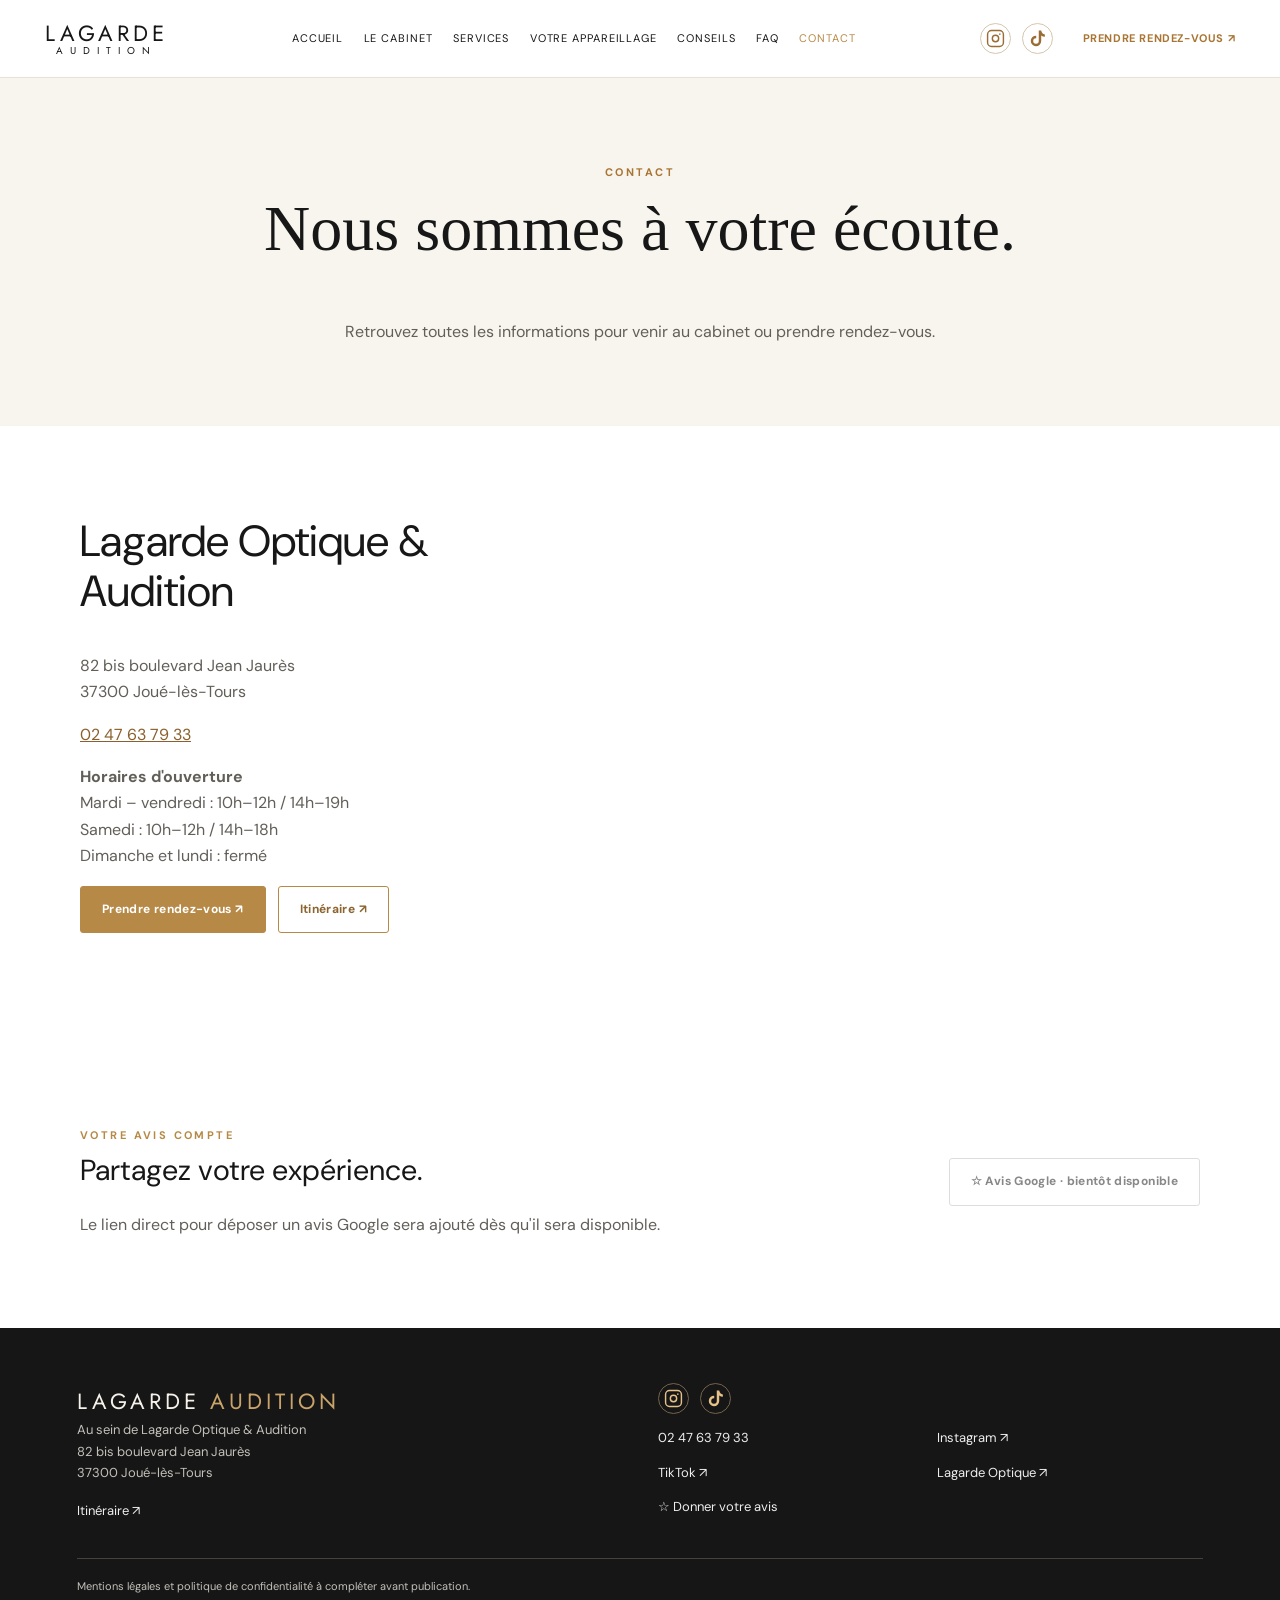
<file: contact.html>
<!DOCTYPE html>
<html lang="fr"><head><meta charset="utf-8"/><meta content="width=device-width,initial-scale=1" name="viewport"/><meta content="Contactez Lagarde Audition au 82 bis boulevard Jean Jaurès à Joué-lès-Tours. Prenez rendez-vous pour votre audition ou vos appareils auditifs sur Doctolib." name="description"/><title>Contact et rendez-vous à Joué-lès-Tours | Lagarde Audition</title><link href="style.css" rel="stylesheet"/></head><body><header class="header"><a aria-label="Lagarde Audition, accueil" class="wordmark" href="index.html">LAGARDE <small>AUDITION</small></a><button aria-controls="nav" aria-expanded="false" class="menu-toggle" type="button">☰ <span class="sr">Menu</span></button><nav aria-label="Navigation principale" id="nav"><a href="index.html">Accueil</a><a href="cabinet.html">Le cabinet</a><a href="services.html">Services</a><a href="appareillage.html">Votre appareillage</a><a href="conseils.html">Conseils</a><a href="faq.html">FAQ</a><a aria-current="page" href="contact.html">Contact</a></nav><div aria-label="Réseaux sociaux" class="social-icons"><a aria-label="Instagram Lagarde Audition" href="https://www.instagram.com/lagarde.audition/" rel="noopener noreferrer" target="_blank"><svg aria-hidden="true" fill="none" height="19" stroke="currentColor" stroke-linecap="round" stroke-linejoin="round" stroke-width="1.8" viewbox="0 0 24 24" width="19"><rect height="20" rx="5" width="20" x="2" y="2"></rect><circle cx="12" cy="12" r="4"></circle><circle cx="17.5" cy="6.5" fill="currentColor" r="1" stroke="none"></circle></svg></a><a aria-label="TikTok Lagarde Audition" href="https://www.tiktok.com/@lagarde.audition" rel="noopener noreferrer" target="_blank"><svg aria-hidden="true" fill="currentColor" height="19" viewbox="0 0 24 24" width="19"><path d="M16.7 2h-3.1v13.1a3.5 3.5 0 1 1-3.2-3.5V8.5a6.6 6.6 0 1 0 6.3 6.6V8.3c1.3 1 2.9 1.5 4.6 1.6V6.8c-2.5-.2-4.2-1.8-4.6-4.8Z"></path></svg></a></div><a class="gold-link" href="https://www.doctolib.fr/magasin-d-optique-et-centre-auditif/joue-les-tours/lagarde-optique-et-audition" rel="noopener" target="_blank">Prendre rendez-vous ↗</a></header><main><section class="page-title"><p class="eyebrow">CONTACT</p><h1>Nous sommes à votre écoute.</h1><p>Retrouvez toutes les informations pour venir au cabinet ou prendre rendez-vous.</p></section><section class="section contact-grid"><div><h2>Lagarde Optique &amp; Audition</h2><p>82 bis boulevard Jean Jaurès<br/>37300 Joué-lès-Tours</p><p><a href="tel:+33247637933">02 47 63 79 33</a></p><p><strong>Horaires d'ouverture</strong><br/>Mardi – vendredi : 10h–12h / 14h–19h<br/>Samedi : 10h–12h / 14h–18h<br/>Dimanche et lundi : fermé</p><div class="actions"><a class="btn gold" href="https://www.doctolib.fr/magasin-d-optique-et-centre-auditif/joue-les-tours/lagarde-optique-et-audition" rel="noopener" target="_blank">Prendre rendez-vous ↗</a><a class="btn outline" href="https://www.google.com/maps/search/?api=1&amp;query=82+bis+boulevard+Jean+Jaur%C3%A8s+37300+Jou%C3%A9-l%C3%A8s-Tours" rel="noopener" target="_blank">Itinéraire ↗</a></div></div><iframe allowfullscreen="" class="contact-map" loading="lazy" referrerpolicy="no-referrer-when-downgrade" src="https://www.google.com/maps?q=82%20bis%20boulevard%20Jean%20Jaur%C3%A8s%2C%2037300%20Jou%C3%A9-l%C3%A8s-Tours&amp;output=embed" title="Carte Google Maps du cabinet"></iframe></section><section class="section mini-review" id="avis"><div><p class="eyebrow">VOTRE AVIS COMPTE</p><h2>Partagez votre expérience.</h2><p>Le lien direct pour déposer un avis Google sera ajouté dès qu'il sera disponible.</p></div><span aria-label="Lien d'avis Google à venir" class="btn outline disabled">☆ Avis Google · bientôt disponible</span></section></main><footer><div><strong>LAGARDE <span>AUDITION</span></strong><p>Au sein de Lagarde Optique &amp; Audition<br/>82 bis boulevard Jean Jaurès<br/>37300 Joué-lès-Tours</p><a href="https://www.google.com/maps/search/?api=1&amp;query=82+bis+boulevard+Jean+Jaur%C3%A8s+37300+Jou%C3%A9-l%C3%A8s-Tours" rel="noopener" target="_blank">Itinéraire ↗</a></div><div class="foot-links"><div aria-label="Réseaux sociaux" class="social-icons"><a aria-label="Instagram Lagarde Audition" href="https://www.instagram.com/lagarde.audition/" rel="noopener noreferrer" target="_blank"><svg aria-hidden="true" fill="none" height="19" stroke="currentColor" stroke-linecap="round" stroke-linejoin="round" stroke-width="1.8" viewbox="0 0 24 24" width="19"><rect height="20" rx="5" width="20" x="2" y="2"></rect><circle cx="12" cy="12" r="4"></circle><circle cx="17.5" cy="6.5" fill="currentColor" r="1" stroke="none"></circle></svg></a><a aria-label="TikTok Lagarde Audition" href="https://www.tiktok.com/@lagarde.audition" rel="noopener noreferrer" target="_blank"><svg aria-hidden="true" fill="currentColor" height="19" viewbox="0 0 24 24" width="19"><path d="M16.7 2h-3.1v13.1a3.5 3.5 0 1 1-3.2-3.5V8.5a6.6 6.6 0 1 0 6.3 6.6V8.3c1.3 1 2.9 1.5 4.6 1.6V6.8c-2.5-.2-4.2-1.8-4.6-4.8Z"></path></svg></a></div><a href="tel:+33247637933">02 47 63 79 33</a><a href="https://www.instagram.com/lagarde.audition/" rel="noopener" target="_blank">Instagram ↗</a><a href="https://www.tiktok.com/@lagarde.audition" rel="noopener" target="_blank">TikTok ↗</a><a href="https://www.lagarde-optique.fr/" rel="noopener" target="_blank">Lagarde Optique ↗</a><a href="contact.html#avis">☆ Donner votre avis</a></div><p class="legal">Mentions légales et politique de confidentialité à compléter avant publication.</p></footer><script src="script.js"></script></body></html>
</file>
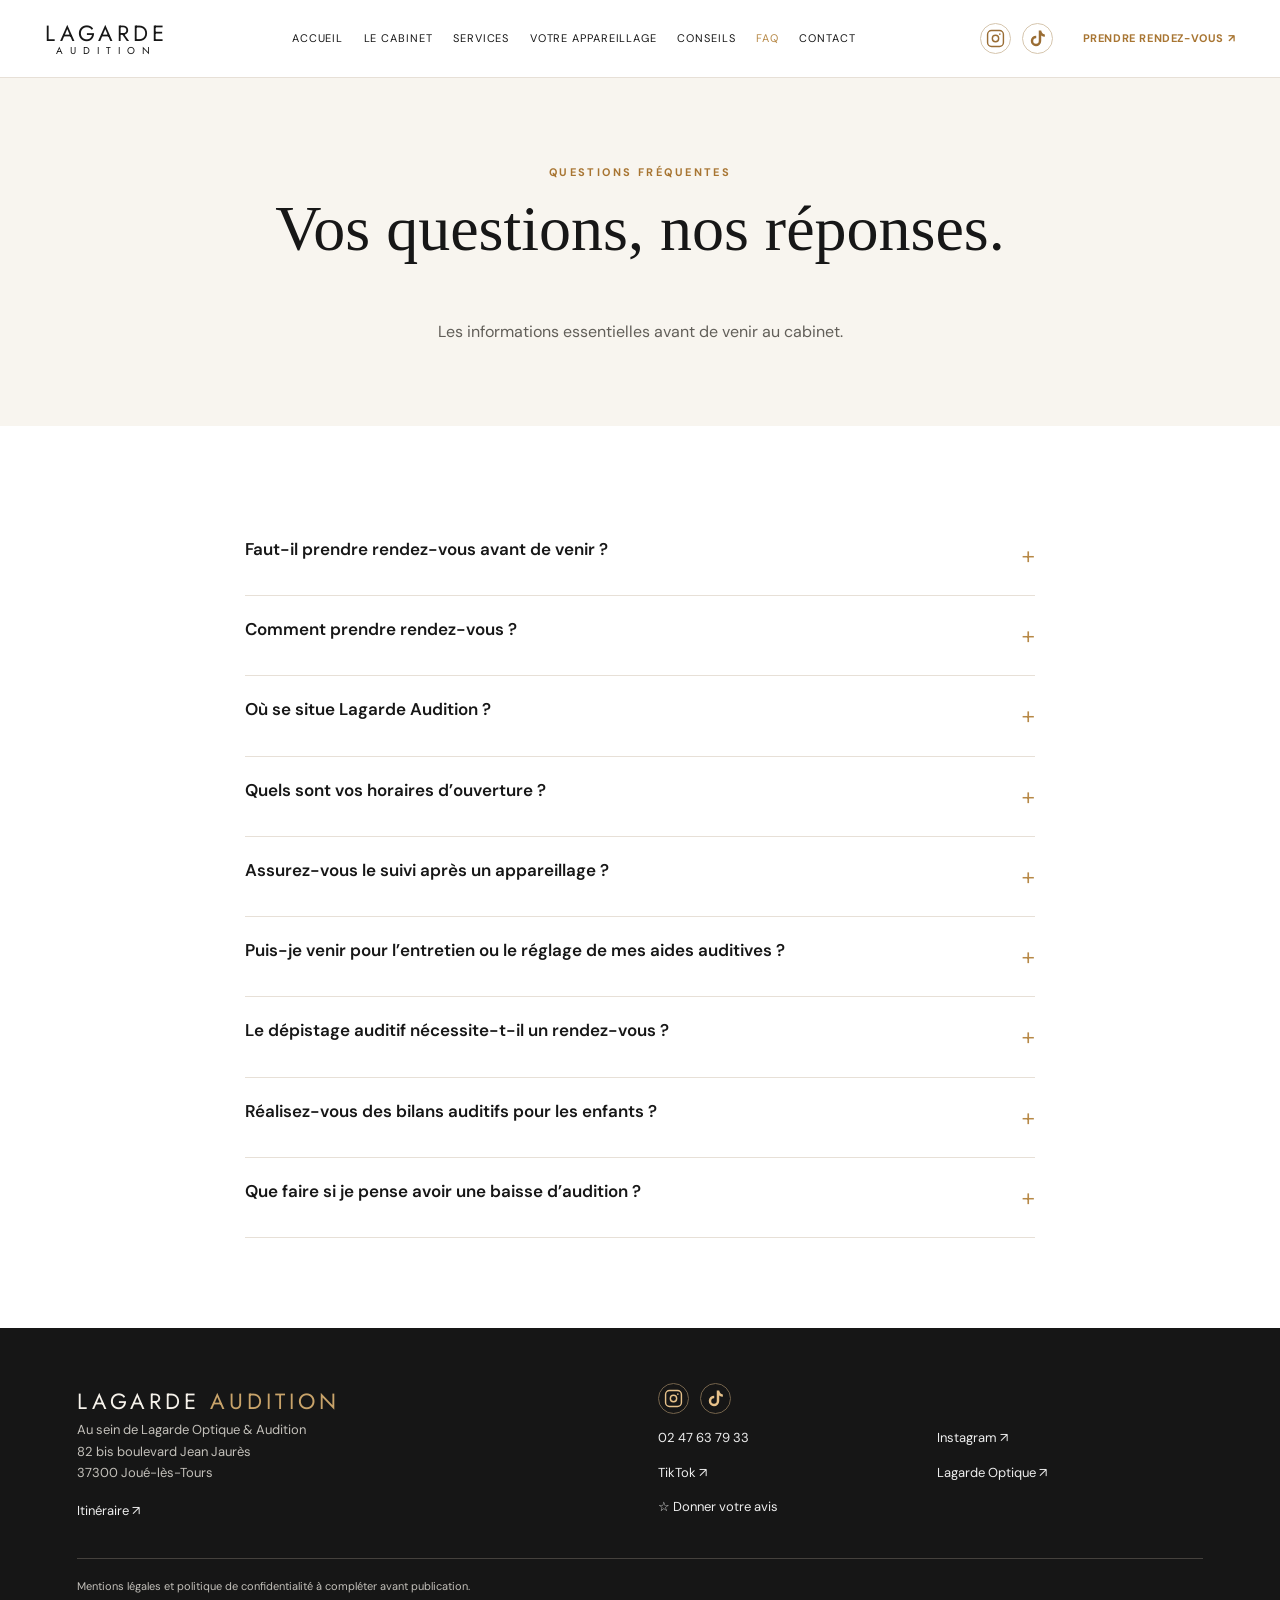
<file: faq.html>
<!DOCTYPE html>
<html lang="fr"><head><meta charset="utf-8"/><meta content="width=device-width,initial-scale=1" name="viewport"/><meta content="FAQ Lagarde Audition à Joué-lès-Tours : retrouvez les réponses à vos questions sur les appareils auditifs, le 100 % Santé, les remboursements et le suivi." name="description"/><title>FAQ audioprothésiste à Joué-lès-Tours | Lagarde Audition</title><link rel="canonical" href="https://www.lagarde-audition.fr/faq.html"/><link href="style.css" rel="stylesheet"/></head><body><header class="header"><a aria-label="Lagarde Audition, accueil" class="wordmark" href="index.html">LAGARDE <small>AUDITION</small></a><button aria-controls="nav" aria-expanded="false" class="menu-toggle" type="button">☰ <span class="sr">Menu</span></button><nav aria-label="Navigation principale" id="nav"><a href="index.html">Accueil</a><a href="cabinet.html">Le cabinet</a><a href="services.html">Services</a><a href="appareillage.html">Votre appareillage</a><a href="conseils.html">Conseils</a><a aria-current="page" href="faq.html">FAQ</a><a href="contact.html">Contact</a></nav><div aria-label="Réseaux sociaux" class="social-icons"><a aria-label="Instagram Lagarde Audition" href="https://www.instagram.com/lagarde.audition/" rel="noopener noreferrer" target="_blank"><svg aria-hidden="true" fill="none" height="19" stroke="currentColor" stroke-linecap="round" stroke-linejoin="round" stroke-width="1.8" viewbox="0 0 24 24" width="19"><rect height="20" rx="5" width="20" x="2" y="2"></rect><circle cx="12" cy="12" r="4"></circle><circle cx="17.5" cy="6.5" fill="currentColor" r="1" stroke="none"></circle></svg></a><a aria-label="TikTok Lagarde Audition" href="https://www.tiktok.com/@lagarde.audition" rel="noopener noreferrer" target="_blank"><svg aria-hidden="true" fill="currentColor" height="19" viewbox="0 0 24 24" width="19"><path d="M16.7 2h-3.1v13.1a3.5 3.5 0 1 1-3.2-3.5V8.5a6.6 6.6 0 1 0 6.3 6.6V8.3c1.3 1 2.9 1.5 4.6 1.6V6.8c-2.5-.2-4.2-1.8-4.6-4.8Z"></path></svg></a></div><a class="gold-link" href="https://www.doctolib.fr/magasin-d-optique-et-centre-auditif/joue-les-tours/lagarde-optique-et-audition" rel="noopener" target="_blank">Prendre rendez-vous ↗</a></header><main><section class="page-title"><p class="eyebrow">QUESTIONS FRÉQUENTES</p><h1>Vos questions, nos réponses.</h1><p>Les informations essentielles avant de venir au cabinet.</p></section><section class="section faq"><details><summary>Faut-il prendre rendez-vous avant de venir ?</summary><p>Pour un dépistage auditif, vous pouvez venir librement pendant nos horaires d’ouverture, sans rendez-vous. Pour les autres demandes, il est conseillé de prendre rendez-vous afin que nous puissions vous recevoir dans les meilleures conditions.</p></details><details><summary>Comment prendre rendez-vous ?</summary><p>Vous pouvez réserver votre créneau sur Doctolib ou nous appeler au 02 47 63 79 33. Nous pourrons vous orienter vers le rendez-vous le plus adapté à votre demande.</p></details><details><summary>Où se situe Lagarde Audition ?</summary><p>Nous vous accueillons au sein de Lagarde Optique &amp; Audition, au 82 bis boulevard Jean Jaurès, 37300 Joué-lès-Tours. Le cabinet d’audition se trouve donc au même endroit que le magasin d’optique.</p></details><details><summary>Quels sont vos horaires d’ouverture ?</summary><p>Le cabinet d’audition est ouvert du mardi au vendredi de 10h à 12h et de 14h à 19h, ainsi que le samedi de 10h à 12h et de 14h à 18h. Il est fermé le lundi et le dimanche. Ces horaires sont ceux de Lagarde Audition.</p></details><details><summary>Assurez-vous le suivi après un appareillage ?</summary><p>Oui. Nous assurons un suivi personnalisé dans la durée pour vous aider à vous habituer à vos aides auditives, répondre à vos questions et adapter les réglages à votre confort et à vos besoins.</p></details><details><summary>Puis-je venir pour l’entretien ou le réglage de mes aides auditives ?</summary><p>Oui. Nos patients peuvent venir nous voir quand ils le souhaitent pendant nos horaires d’ouverture pour obtenir de l’aide, demander un conseil ou faire vérifier leurs appareils. Si un réglage nécessite plus de temps, nous pourrons prévoir un rendez-vous adapté.</p></details><details><summary>Le dépistage auditif nécessite-t-il un rendez-vous ?</summary><p>Non. Vous pouvez venir directement au cabinet pendant les horaires d’ouverture pour faire un premier point sur votre audition. Nous prendrons le temps d’échanger sur vos difficultés et de vous orienter si nécessaire.</p></details><details><summary>Réalisez-vous des bilans auditifs pour les enfants ?</summary><p>Oui, nous réalisons nous-mêmes des bilans auditifs pédiatriques au cabinet. L’examen et l’accompagnement sont adaptés à l’âge et aux besoins de chaque enfant, avec des explications pour les parents.</p></details><details><summary>Que faire si je pense avoir une baisse d’audition ?</summary><p>Si vous faites souvent répéter, comprenez moins bien dans le bruit ou augmentez le volume de la télévision, vous pouvez venir nous rencontrer pour un dépistage auditif. En cas de baisse brutale de l’audition, consultez rapidement un médecin.</p></details></section></main><footer><div><strong>LAGARDE <span>AUDITION</span></strong><p>Au sein de Lagarde Optique &amp; Audition<br/>82 bis boulevard Jean Jaurès<br/>37300 Joué-lès-Tours</p><a href="https://www.google.com/maps/search/?api=1&amp;query=82+bis+boulevard+Jean+Jaur%C3%A8s+37300+Jou%C3%A9-l%C3%A8s-Tours" rel="noopener" target="_blank">Itinéraire ↗</a></div><div class="foot-links"><div aria-label="Réseaux sociaux" class="social-icons"><a aria-label="Instagram Lagarde Audition" href="https://www.instagram.com/lagarde.audition/" rel="noopener noreferrer" target="_blank"><svg aria-hidden="true" fill="none" height="19" stroke="currentColor" stroke-linecap="round" stroke-linejoin="round" stroke-width="1.8" viewbox="0 0 24 24" width="19"><rect height="20" rx="5" width="20" x="2" y="2"></rect><circle cx="12" cy="12" r="4"></circle><circle cx="17.5" cy="6.5" fill="currentColor" r="1" stroke="none"></circle></svg></a><a aria-label="TikTok Lagarde Audition" href="https://www.tiktok.com/@lagarde.audition" rel="noopener noreferrer" target="_blank"><svg aria-hidden="true" fill="currentColor" height="19" viewbox="0 0 24 24" width="19"><path d="M16.7 2h-3.1v13.1a3.5 3.5 0 1 1-3.2-3.5V8.5a6.6 6.6 0 1 0 6.3 6.6V8.3c1.3 1 2.9 1.5 4.6 1.6V6.8c-2.5-.2-4.2-1.8-4.6-4.8Z"></path></svg></a></div><a href="tel:+33247637933">02 47 63 79 33</a><a href="https://www.instagram.com/lagarde.audition/" rel="noopener" target="_blank">Instagram ↗</a><a href="https://www.tiktok.com/@lagarde.audition" rel="noopener" target="_blank">TikTok ↗</a><a href="https://www.lagarde-optique.fr/" rel="noopener" target="_blank">Lagarde Optique ↗</a><a href="contact.html#avis">☆ Donner votre avis</a></div><p class="legal">Mentions légales et politique de confidentialité à compléter avant publication.</p></footer><script src="script.js"></script></body></html>
</file>
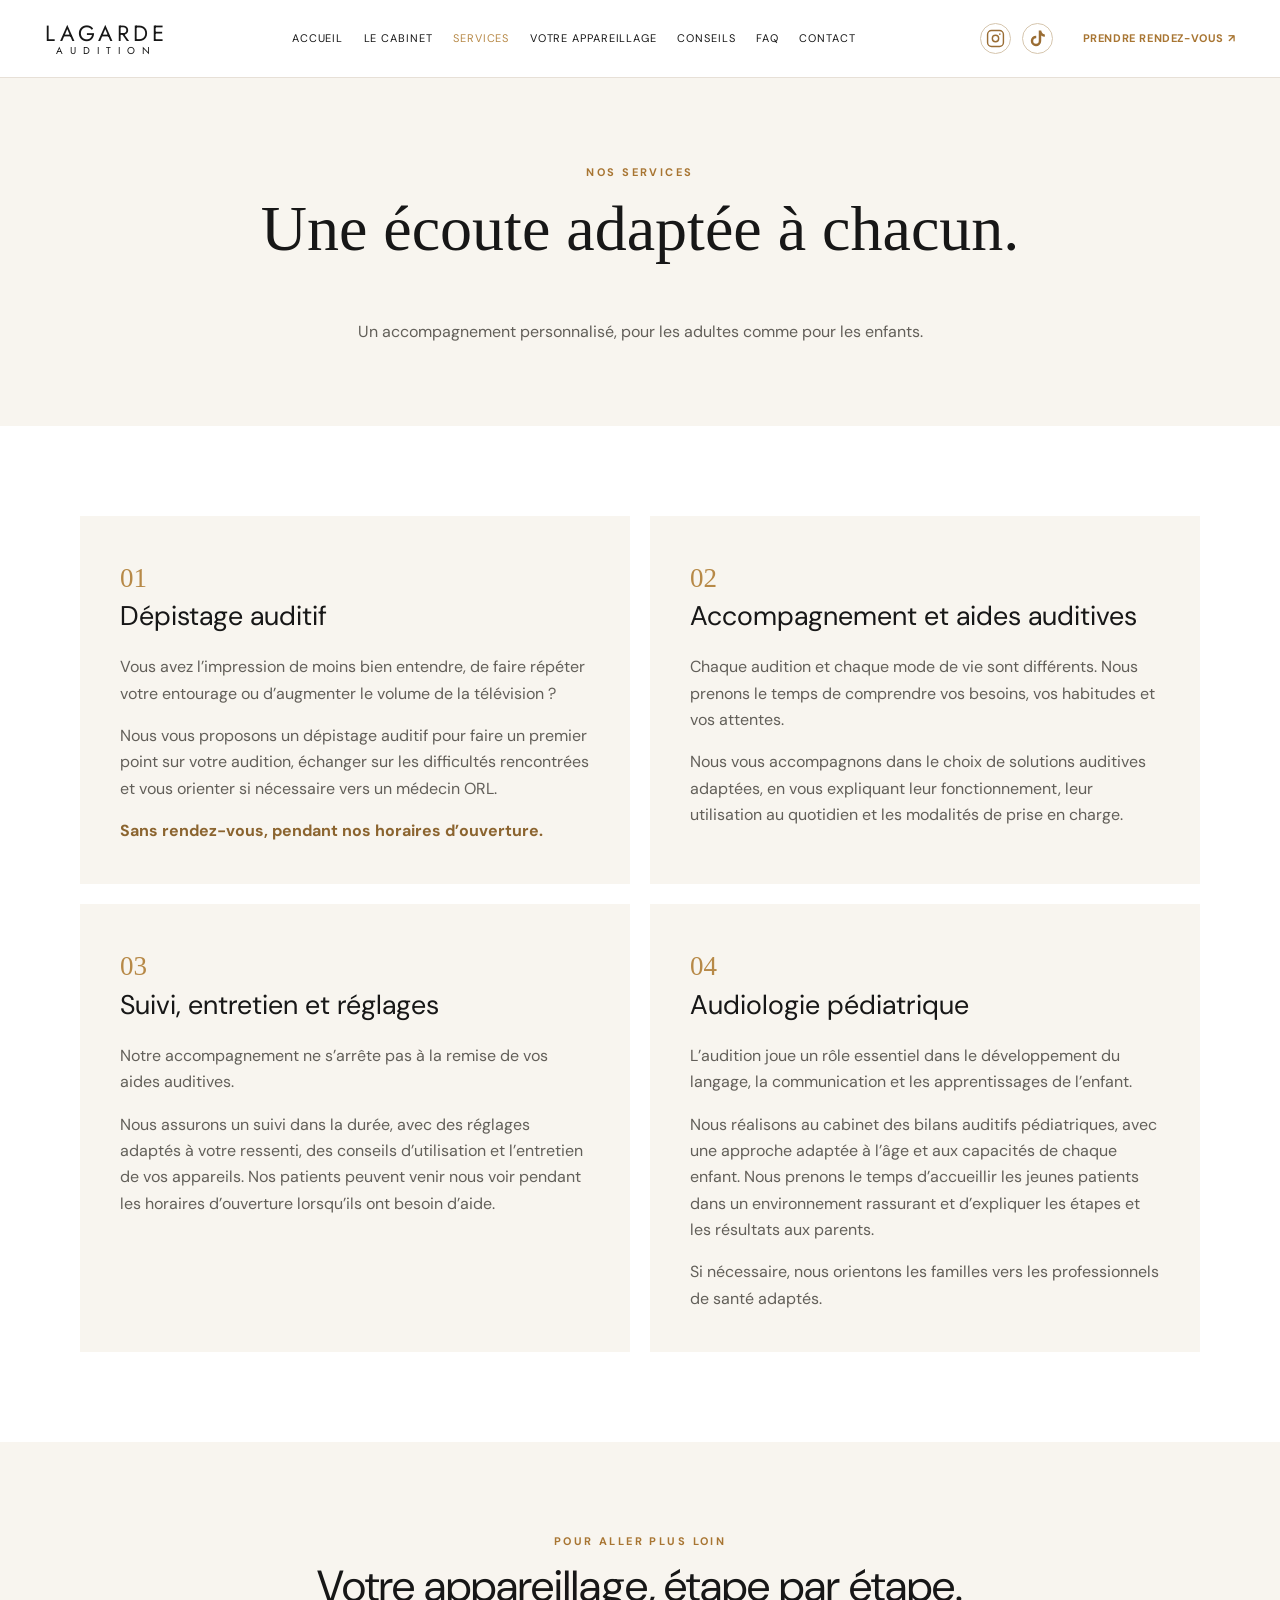
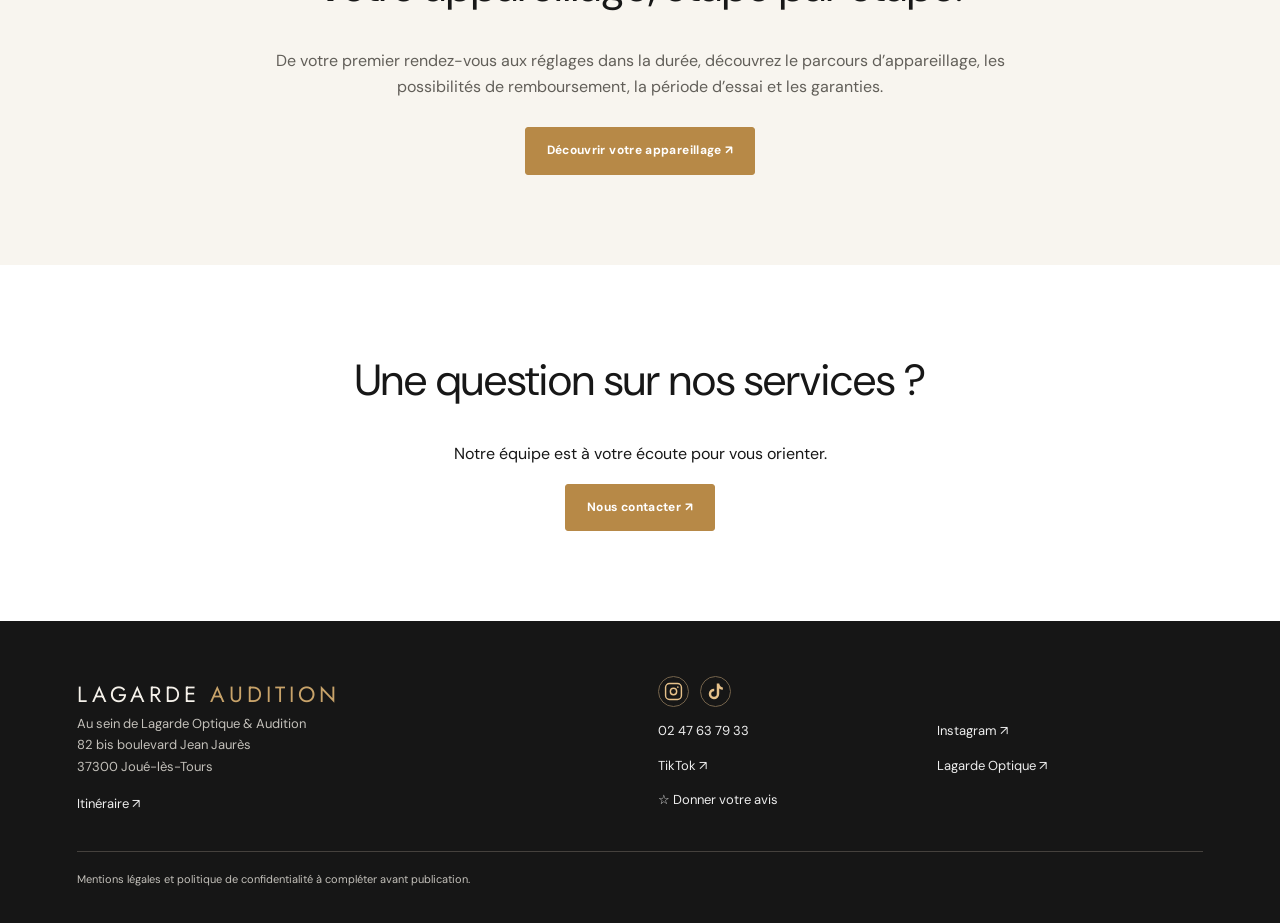
<file: services.html>
<!DOCTYPE html>

<html lang="fr"><head><meta charset="utf-8"/><meta content="width=device-width,initial-scale=1" name="viewport"/><meta content="Dépistage auditif, conseils, adaptation et réglage d'appareils auditifs à Joué-lès-Tours. Découvrez les services et le suivi personnalisé de Lagarde Audition." name="description"/><title>Dépistage auditif et appareils auditifs à Joué-lès-Tours | Lagarde Audition</title><link href="style.css" rel="stylesheet"/></head><body><header class="header"><a aria-label="Lagarde Audition, accueil" class="wordmark" href="index.html">LAGARDE <small>AUDITION</small></a><button aria-controls="nav" aria-expanded="false" class="menu-toggle" type="button">☰ <span class="sr">Menu</span></button><nav aria-label="Navigation principale" id="nav"><a href="index.html">Accueil</a><a href="cabinet.html">Le cabinet</a><a aria-current="page" href="services.html">Services</a><a href="appareillage.html">Votre appareillage</a><a href="conseils.html">Conseils</a><a href="faq.html">FAQ</a><a href="contact.html">Contact</a></nav><div aria-label="Réseaux sociaux" class="social-icons"><a aria-label="Instagram Lagarde Audition" href="https://www.instagram.com/lagarde.audition/" rel="noopener noreferrer" target="_blank"><svg aria-hidden="true" fill="none" height="19" stroke="currentColor" stroke-linecap="round" stroke-linejoin="round" stroke-width="1.8" viewbox="0 0 24 24" width="19"><rect height="20" rx="5" width="20" x="2" y="2"></rect><circle cx="12" cy="12" r="4"></circle><circle cx="17.5" cy="6.5" fill="currentColor" r="1" stroke="none"></circle></svg></a><a aria-label="TikTok Lagarde Audition" href="https://www.tiktok.com/@lagarde.audition" rel="noopener noreferrer" target="_blank"><svg aria-hidden="true" fill="currentColor" height="19" viewbox="0 0 24 24" width="19"><path d="M16.7 2h-3.1v13.1a3.5 3.5 0 1 1-3.2-3.5V8.5a6.6 6.6 0 1 0 6.3 6.6V8.3c1.3 1 2.9 1.5 4.6 1.6V6.8c-2.5-.2-4.2-1.8-4.6-4.8Z"></path></svg></a></div><a class="gold-link" href="https://www.doctolib.fr/magasin-d-optique-et-centre-auditif/joue-les-tours/lagarde-optique-et-audition" rel="noopener" target="_blank">Prendre rendez-vous ↗</a></header><main><section class="page-title"><p class="eyebrow">NOS SERVICES</p><h1>Une écoute adaptée à chacun.</h1><p>Un accompagnement personnalisé, pour les adultes comme pour les enfants.</p></section><section class="section cards"><article><span class="num">01</span><h2>Dépistage auditif</h2><p>Vous avez l’impression de moins bien entendre, de faire répéter votre entourage ou d’augmenter le volume de la télévision ?</p><p>Nous vous proposons un dépistage auditif pour faire un premier point sur votre audition, échanger sur les difficultés rencontrées et vous orienter si nécessaire vers un médecin ORL.</p><p><strong>Sans rendez-vous, pendant nos horaires d’ouverture.</strong></p></article><article><span class="num">02</span><h2>Accompagnement et aides auditives</h2><p>Chaque audition et chaque mode de vie sont différents. Nous prenons le temps de comprendre vos besoins, vos habitudes et vos attentes.</p><p>Nous vous accompagnons dans le choix de solutions auditives adaptées, en vous expliquant leur fonctionnement, leur utilisation au quotidien et les modalités de prise en charge.</p></article><article><span class="num">03</span><h2>Suivi, entretien et réglages</h2><p>Notre accompagnement ne s’arrête pas à la remise de vos aides auditives.</p><p>Nous assurons un suivi dans la durée, avec des réglages adaptés à votre ressenti, des conseils d’utilisation et l’entretien de vos appareils. Nos patients peuvent venir nous voir pendant les horaires d’ouverture lorsqu’ils ont besoin d’aide.</p></article><article><span class="num">04</span><h2>Audiologie pédiatrique</h2><p>L’audition joue un rôle essentiel dans le développement du langage, la communication et les apprentissages de l’enfant.</p><p>Nous réalisons au cabinet des bilans auditifs pédiatriques, avec une approche adaptée à l’âge et aux capacités de chaque enfant. Nous prenons le temps d’accueillir les jeunes patients dans un environnement rassurant et d’expliquer les étapes et les résultats aux parents.</p><p>Si nécessaire, nous orientons les familles vers les professionnels de santé adaptés.</p></article></section><section class="section service-next"><div><p class="eyebrow">POUR ALLER PLUS LOIN</p><h2>Votre appareillage, étape par étape.</h2><p>De votre premier rendez-vous aux réglages dans la durée, découvrez le parcours d’appareillage, les possibilités de remboursement, la période d’essai et les garanties.</p><a class="btn gold" href="appareillage.html">Découvrir votre appareillage ↗</a></div></section><section class="section center"><h2>Une question sur nos services ?</h2><p>Notre équipe est à votre écoute pour vous orienter.</p><a class="btn gold" href="contact.html">Nous contacter ↗</a></section></main><footer><div><strong>LAGARDE <span>AUDITION</span></strong><p>Au sein de Lagarde Optique &amp; Audition<br/>82 bis boulevard Jean Jaurès<br/>37300 Joué-lès-Tours</p><a href="https://www.google.com/maps/search/?api=1&amp;query=82+bis+boulevard+Jean+Jaur%C3%A8s+37300+Jou%C3%A9-l%C3%A8s-Tours" rel="noopener" target="_blank">Itinéraire ↗</a></div><div class="foot-links"><div aria-label="Réseaux sociaux" class="social-icons"><a aria-label="Instagram Lagarde Audition" href="https://www.instagram.com/lagarde.audition/" rel="noopener noreferrer" target="_blank"><svg aria-hidden="true" fill="none" height="19" stroke="currentColor" stroke-linecap="round" stroke-linejoin="round" stroke-width="1.8" viewbox="0 0 24 24" width="19"><rect height="20" rx="5" width="20" x="2" y="2"></rect><circle cx="12" cy="12" r="4"></circle><circle cx="17.5" cy="6.5" fill="currentColor" r="1" stroke="none"></circle></svg></a><a aria-label="TikTok Lagarde Audition" href="https://www.tiktok.com/@lagarde.audition" rel="noopener noreferrer" target="_blank"><svg aria-hidden="true" fill="currentColor" height="19" viewbox="0 0 24 24" width="19"><path d="M16.7 2h-3.1v13.1a3.5 3.5 0 1 1-3.2-3.5V8.5a6.6 6.6 0 1 0 6.3 6.6V8.3c1.3 1 2.9 1.5 4.6 1.6V6.8c-2.5-.2-4.2-1.8-4.6-4.8Z"></path></svg></a></div><a href="tel:+33247637933">02 47 63 79 33</a><a href="https://www.instagram.com/lagarde.audition/" rel="noopener" target="_blank">Instagram ↗</a><a href="https://www.tiktok.com/@lagarde.audition" rel="noopener" target="_blank">TikTok ↗</a><a href="https://www.lagarde-optique.fr/" rel="noopener" target="_blank">Lagarde Optique ↗</a><a href="contact.html#avis">☆ Donner votre avis</a></div><p class="legal">Mentions légales et politique de confidentialité à compléter avant publication.</p></footer><script src="script.js"></script></body></html>
</file>
<file: style.css>
@import url('https://fonts.googleapis.com/css2?family=DM+Sans:wght@400;500;600;700&family=Jost:wght@300;400;500&display=swap');:root{--black:#171717;--gold:#b78947;--cream:#f8f5ef;--line:#e7e0d7;--muted:#625f59}*{box-sizing:border-box}html{scroll-behavior:smooth}body{margin:0;color:var(--black);background:#fff;font-family:'DM Sans',Arial,sans-serif;line-height:1.65}a{color:inherit}button,input{font:inherit}h1,h2,h3,p{margin-top:0}h1,h2{line-height:1.16;font-weight:400}h2{font-size:clamp(28px,3.4vw,44px)}.header{height:78px;padding:0 clamp(18px,3.5vw,64px);display:flex;align-items:center;gap:30px;background:#fff;border-bottom:1px solid var(--line);position:relative;z-index:5}.wordmark{text-decoration:none;font-family:'Jost',Arial,sans-serif;font-size:22px;letter-spacing:4px;line-height:1.1;white-space:nowrap}.wordmark small{display:block;font-size:10px;letter-spacing:7px;text-align:center}.header nav{display:flex;gap:clamp(12px,1.6vw,27px);align-items:center;justify-content:center;flex:1}.header nav a{text-decoration:none;text-transform:uppercase;font-size:11px;letter-spacing:.9px;white-space:nowrap}.header nav a:hover,.header nav a[aria-current]{color:var(--gold)}.gold-link{font-size:11px;letter-spacing:.6px;text-transform:uppercase;color:#a87532;text-decoration:none;white-space:nowrap;font-weight:700}.menu-toggle{display:none}.sr{position:absolute;width:1px;height:1px;overflow:hidden;clip:rect(0,0,0,0)}.hero{height:min(68vw,650px);min-height:470px;position:relative;display:grid;place-items:center;overflow:hidden;background:#d4cec5}.hero:before{content:'';position:absolute;inset:-15px;background:url('assets/bureau-original.webp') center 58%/cover no-repeat;filter:blur(2.5px);transform:scale(1.025)}.hero:after{content:'';position:absolute;inset:0;background:rgba(246,239,228,.16)}.hero-content{position:relative;z-index:1;text-align:center;padding:30px 18px}.hero h1{font-family:'Jost',Arial,sans-serif;font-size:clamp(68px,11vw,160px);font-weight:300;letter-spacing:.065em;line-height:1.03;margin:18px 0 20px;color:#070707}.hero h1 span{display:block;font-size:.34em;letter-spacing:.39em;padding-left:.39em;font-weight:400;margin-top:12px}.hero-tagline{font-family:Georgia,serif;font-size:clamp(13px,1.45vw,21px);letter-spacing:.28em;line-height:1.55;margin:22px 0}.eyebrow{font-size:11px;font-weight:700;letter-spacing:.22em;text-transform:uppercase;color:#a87532}.gold-rule{width:74px;height:1px;background:var(--gold);margin:22px auto}.feature-bar{display:grid;grid-template-columns:repeat(4,minmax(0,1fr)) auto;gap:0;align-items:center;padding:26px clamp(20px,4vw,70px);box-shadow:0 -4px 20px #0000000d}.feature{display:flex;gap:13px;align-items:center;text-decoration:none;border-right:1px solid var(--line);padding:5px 16px}.feature-icon{color:var(--gold);font-size:31px;line-height:1}.feature b{display:block;text-transform:uppercase;letter-spacing:.7px;font-size:11px;font-weight:600}.feature small{display:block;font-size:11px;color:#888}.btn{display:inline-flex;align-items:center;justify-content:center;padding:13px 21px;text-decoration:none;font-size:12px;letter-spacing:.03em;border-radius:3px;font-weight:700;text-align:center;border:1px solid var(--gold);transition:transform .15s}.btn:hover{transform:translateY(-2px)}.btn.gold{background:var(--gold);color:white}.btn.outline{color:#8b642f;background:transparent}.btn.disabled{color:#888;border-color:#ddd;cursor:default}.section{max-width:1180px;margin:0 auto;padding:90px 30px}.intro{text-align:center;max-width:760px}.intro p:not(.eyebrow){color:var(--muted);font-size:17px}.inline{color:#9a6d34;text-decoration:none;font-weight:700;border-bottom:1px solid #c6a270;padding-bottom:4px}.appointment{max-width:none;background:var(--cream)}.appointment>.section-heading,.reason-grid,.reason-answer{max-width:1120px;margin-left:auto;margin-right:auto}.section-heading{text-align:center;max-width:780px;margin:0 auto 34px}.section-heading p:last-child{color:var(--muted)}.reason-grid{display:grid;grid-template-columns:repeat(3,1fr);gap:15px}.reason-grid label{background:white;border:1px solid var(--line);padding:20px;cursor:pointer;display:flex;align-items:center;gap:12px;min-height:85px;font-size:14px}.reason-grid label:has(input:checked){border-color:var(--gold);box-shadow:0 0 0 1px var(--gold)}input[type=radio]{accent-color:var(--gold);width:20px;height:20px;flex-shrink:0}.reason-answer{margin-top:24px;padding:24px 30px;background:#fff;border-left:3px solid var(--gold)}.reason-answer h3{margin:0 0 8px}.reason-answer p{color:var(--muted);margin-bottom:12px}.mini-review{display:flex;justify-content:space-between;align-items:center;gap:30px}.mini-review h2{font-size:29px}.mini-review p{color:var(--muted);margin-bottom:0}.mini-review .eyebrow{color:var(--gold);margin-bottom:10px}.page-title{text-align:center;background:var(--cream);padding:85px 22px 80px}.page-title h1{font-size:clamp(37px,5vw,67px);font-family:Georgia,serif}.page-title>p:last-child{max-width:650px;margin:0 auto;color:var(--muted)}.split{display:grid;grid-template-columns:1fr 1fr;gap:70px;align-items:center}.split p{color:var(--muted)}.split img{width:100%;max-height:550px;object-fit:cover;object-position:center 55%}.rounded{border-radius:3px}.location{max-width:1280px}.location-grid{display:grid;grid-template-columns:.85fr 1.15fr;gap:24px}.location-grid figure{margin:0}.location-grid figure img{width:100%;height:620px;object-fit:cover;object-position:center 65%;display:block}.location-grid figcaption{font-size:12px;color:var(--muted);margin-top:9px}.map-side iframe{border:0;width:100%;height:410px;display:block}.address{background:var(--cream);padding:24px 28px}.address p{margin:10px 0 17px}.cards{display:grid;grid-template-columns:1fr 1fr;gap:20px}.cards article{background:var(--cream);padding:40px}.cards h2{font-size:27px}.cards p{color:var(--muted)}.num{color:var(--gold);font-family:Georgia,serif;font-size:27px}.center{text-align:center}.advice{display:grid;grid-template-columns:1fr 1.45fr;gap:35px}.advice-tabs{display:flex;flex-direction:column}.advice-tab{background:#fff;border:1px solid var(--line);border-bottom:0;text-align:left;padding:26px 23px;cursor:pointer;display:flex;justify-content:space-between;gap:15px;font-weight:600;color:#38332e}.advice-tab:last-child{border-bottom:1px solid var(--line)}.advice-tab[aria-selected=true]{background:var(--cream);border-left:4px solid var(--gold)}.advice-tab span{color:var(--gold)}.advice-panel{background:var(--cream);padding:28px}.advice-panel h2{font-size:32px}.advice-panel>p:not(.eyebrow){color:var(--muted)}.future-photo{height:210px;background:#e9e3d8;display:flex;flex-direction:column;align-items:center;justify-content:center;color:#82786c;text-align:center;margin-bottom:25px}.future-photo span{letter-spacing:.22em;font-size:12px}.future-photo p{font-size:13px}.faq{max-width:850px}.faq details{border-bottom:1px solid var(--line);padding:19px 0}.faq summary{font-weight:600;cursor:pointer;font-size:17px;list-style:none;display:flex;justify-content:space-between}.faq summary:after{content:'+';color:var(--gold);font-size:25px;font-weight:300}.faq details[open] summary:after{content:'−'}.faq details p{color:var(--muted);padding-top:12px}.contact-grid{display:grid;grid-template-columns:1fr 1.1fr;gap:55px;align-items:start}.contact-grid p{color:var(--muted)}.contact-grid a:not(.btn){color:#8a602d}.contact-map{width:100%;height:430px;border:0}.actions{display:flex;gap:12px;flex-wrap:wrap}footer{background:#161616;color:#f5f1ea;padding:55px clamp(24px,6vw,100px) 24px;display:grid;grid-template-columns:1fr 1fr;gap:35px}footer strong{font-family:'Jost',sans-serif;letter-spacing:.18em;font-size:22px;font-weight:400}footer strong span{color:#c8a36a}footer p{color:#c3c0ba;font-size:13px}footer a{color:#eee;text-decoration:none;font-size:13px}.foot-links{display:grid;grid-template-columns:1fr 1fr;gap:13px;align-content:start}.legal{grid-column:1/-1;border-top:1px solid #45413d;padding-top:18px;font-size:11px}@media(max-width:1100px){.header{gap:16px}.wordmark{font-size:17px}.header nav{gap:12px}.header nav a{font-size:10px}.feature-bar{grid-template-columns:repeat(2,1fr);gap:15px}.feature{border:0}.feature-bar>.btn{grid-column:1/-1;justify-self:center}}@media(max-width:760px){.header{height:70px;justify-content:space-between}.menu-toggle{display:block;background:transparent;border:0;font-size:25px;cursor:pointer}.header nav{display:none;position:absolute;top:70px;left:0;right:0;background:#fff;padding:20px;flex-direction:column;align-items:stretch;box-shadow:0 12px 20px #0001}.header nav.open{display:flex}.header .gold-link{font-size:10px}.hero{height:510px;min-height:0}.hero h1{font-size:clamp(48px,12vw,90px)}.hero h1 span{font-size:.39em}.hero-tagline{letter-spacing:.12em}.feature-bar{padding:20px 12px;gap:10px}.feature{padding:8px}.feature-icon{font-size:23px}.feature b{font-size:10px}.feature small{font-size:10px}.section{padding:58px 20px}.reason-grid,.split,.location-grid,.cards,.advice,.contact-grid{grid-template-columns:1fr}.mini-review{flex-direction:column;align-items:start}.location-grid figure img{height:450px}.map-side iframe{height:330px}.page-title{padding:65px 20px}.split{gap:30px}.advice{gap:18px}footer{grid-template-columns:1fr}.legal{grid-column:1}.foot-links{grid-template-columns:1fr 1fr}}@media(max-width:410px){.header .gold-link{max-width:105px;text-align:right;line-height:1.3}.wordmark{font-size:15px}.feature-bar{grid-template-columns:1fr 1fr}.feature{gap:7px}.feature-icon{font-size:20px}.hero h1{font-size:45px}.hero-tagline{font-size:12px}}
/* V8 : réseaux sociaux, conseils détaillés et lisibilité */
.social-icons{display:flex;align-items:center;gap:11px;flex-shrink:0}.social-icons a{display:inline-flex;align-items:center;justify-content:center;width:31px;height:31px;border:1px solid #d6c6ae;border-radius:50%;color:#9a6d34;text-decoration:none;transition:background .15s,color .15s}.social-icons a:hover,.social-icons a:focus-visible{background:#b78947;color:#fff}.foot-links .social-icons{grid-column:1/-1}.foot-links .social-icons a{color:#e6c18a;border-color:#74634b}.advice-body p,.advice-body li{color:#625f59}.advice-body h3{color:#8b642f;font-size:17px;margin:25px 0 10px}.advice-body ul{padding-left:22px;margin:10px 0 18px}.advice-body li{margin:7px 0}.advice-body strong{color:#292521}.cards article p:last-child{margin-bottom:0}.cards article p{margin-top:15px}.cards article strong{color:#8b642f}@media(max-width:1200px){.header{gap:13px;padding-left:20px;padding-right:20px}.social-icons{gap:6px}.header .social-icons a{width:27px;height:27px}}@media(max-width:760px){.header .social-icons{gap:4px}.header .social-icons a{width:27px;height:27px}.header .social-icons svg{width:16px;height:16px}.header{gap:8px}.wordmark{letter-spacing:2px}.wordmark small{letter-spacing:4px}}@media(max-width:420px){.header .gold-link{font-size:9px;max-width:85px}.header .social-icons a{width:25px;height:25px}.wordmark{font-size:13px}}

/* V9 — histoire, accès et parcours d'appareillage */
.story{border-top:1px solid var(--line)}.story-inner{display:grid;grid-template-columns:220px 1fr;gap:55px;align-items:center;max-width:930px;margin:auto}.story-mark{display:grid;place-items:center;aspect-ratio:1;border:1px solid #cbb28d;color:var(--gold);font:italic 47px Georgia,serif;letter-spacing:.04em}.story-lead{font:26px Georgia,serif;color:#29241d!important;line-height:1.4}.story-inner p{color:var(--muted)}.access{padding-top:25px}.access-grid{display:grid;grid-template-columns:repeat(2,1fr);gap:22px}.access-grid article{border:1px solid var(--line);padding:36px;background:#fff;text-align:center}.access-icon{font:38px Georgia,serif;color:var(--gold);height:55px}.access-grid h3{text-transform:uppercase;letter-spacing:.12em;font-size:14px}.access-grid p{color:var(--muted);margin-bottom:0}.service-next{max-width:none;background:#f8f5ef;text-align:center}.service-next>div{max-width:750px;margin:auto}.service-next p:not(.eyebrow){color:var(--muted)}.service-next .btn{margin-top:10px}.home-path{margin-top:24px}.path-grid{display:grid;grid-template-columns:repeat(3,minmax(0,1fr));gap:18px}.path-grid article{padding:32px;border:1px solid var(--line);position:relative}.path-grid article:before{content:'';position:absolute;top:0;left:0;right:0;height:3px;background:var(--gold)}.path-grid h3{font-size:19px;line-height:1.35}.path-grid p,.info-grid p,.brand-grid p{font-size:14px;color:var(--muted)}.finance{max-width:none;background:var(--cream)}.finance>.section-heading,.finance>.info-grid{max-width:1120px;margin-left:auto;margin-right:auto}.info-grid{display:grid;grid-template-columns:repeat(2,minmax(0,1fr));gap:20px}.info-grid article{background:#fff;border:1px solid var(--line);padding:34px}.info-grid h3{font-size:20px}.info-icon{display:inline-grid;place-items:center;width:46px;height:46px;border:1px solid #cdb48f;border-radius:50%;font:24px Georgia,serif;color:var(--gold);margin-bottom:14px}.trial-layout{display:grid;grid-template-columns:1.4fr .6fr;gap:65px;align-items:center}.trial-layout p{color:var(--muted)}.trial-highlight{padding:38px 24px;background:var(--cream);text-align:center;border:1px solid var(--line)}.trial-highlight>span{display:block;font:100px Georgia,serif;color:#b78947;line-height:1.2}.trial-highlight .plus{font-size:38px;vertical-align:top}.trial-highlight strong{display:block;font-size:18px}.trial-highlight p{font-size:13px;margin:12px 0 0}.guarantees .info-grid{max-width:1080px;margin:auto}.guarantees .info-grid article{background:var(--cream)}.brands{max-width:none;background:var(--cream)}.brands>.section-heading,.brand-grid{max-width:1120px;margin-left:auto;margin-right:auto}.brand-grid{display:grid;grid-template-columns:repeat(3,minmax(0,1fr));gap:20px}.brand-grid article{padding:35px 24px;text-align:center;background:white;border:1px solid var(--line)}.brand-wordmark{height:85px;display:flex;align-items:center;justify-content:center;font-size:37px;font-weight:700;letter-spacing:-.055em}.brand-wordmark.unitron{font-weight:500;letter-spacing:-.06em}.brand-wordmark.starkey{font-family:Georgia,serif;font-style:italic;letter-spacing:-.035em}.brand-dot{color:var(--gold)}.brand-grid h3{font-size:15px;font-weight:600}.brand-note{text-align:center;font-size:12px;color:var(--muted);margin:20px auto 0}.closing{text-align:center;max-width:850px}.closing p:not(.eyebrow){color:var(--muted)}.closing .actions{justify-content:center;margin-top:24px}
@media(max-width:1100px){.header nav{gap:8px}.header nav a{font-size:9px}.header{gap:10px}.header .gold-link{font-size:10px}}@media(max-width:900px){.header nav{display:none;position:absolute;top:78px;left:0;right:0;background:#fff;padding:20px;flex-direction:column;align-items:stretch;box-shadow:0 12px 20px #0001}.header nav.open{display:flex}.menu-toggle{display:block;background:transparent;border:0;font-size:25px;cursor:pointer}.header{justify-content:space-between}.header .gold-link{margin-left:auto}}@media(max-width:760px){.header nav{top:70px}.story-inner,.trial-layout{grid-template-columns:1fr;gap:25px}.story-mark{width:125px;justify-self:center;font-size:30px}.access-grid,.info-grid,.brand-grid,.path-grid{grid-template-columns:1fr}.access-grid article,.info-grid article,.brand-grid article{padding:26px}.trial-highlight>span{font-size:75px}.path-grid article{padding:25px}.story-lead{font-size:22px}}@media(min-width:761px) and (max-width:1050px){.path-grid{grid-template-columns:repeat(2,minmax(0,1fr))}}
/* Correction du cadre LAGARDE */
.story-mark {
  min-width: 0;
  overflow: hidden;
  padding: 12px;
  box-sizing: border-box;
}

.story-mark > * {
  max-width: 100%;
  min-width: 0;
  font-size: clamp(24px, 3vw, 38px);
  text-align: center;
}

/* Ajustement du mot LAGARDE dans son cadre */
.story-mark {
  font-size: 30px;
  letter-spacing: 0;
  white-space: nowrap;
  text-align: center;
}

.story-mark > * {
  font-size: inherit;
}

/* Correction du logo LAGARDE sur téléphone */
@media (max-width: 600px) {
  .story-mark {
    font-size: 24px;
    letter-spacing: 0;
    padding: 8px;
    overflow: hidden;
  }

  .story-mark > * {
    font-size: 24px;
    letter-spacing: 0;
  }
}
</file>
